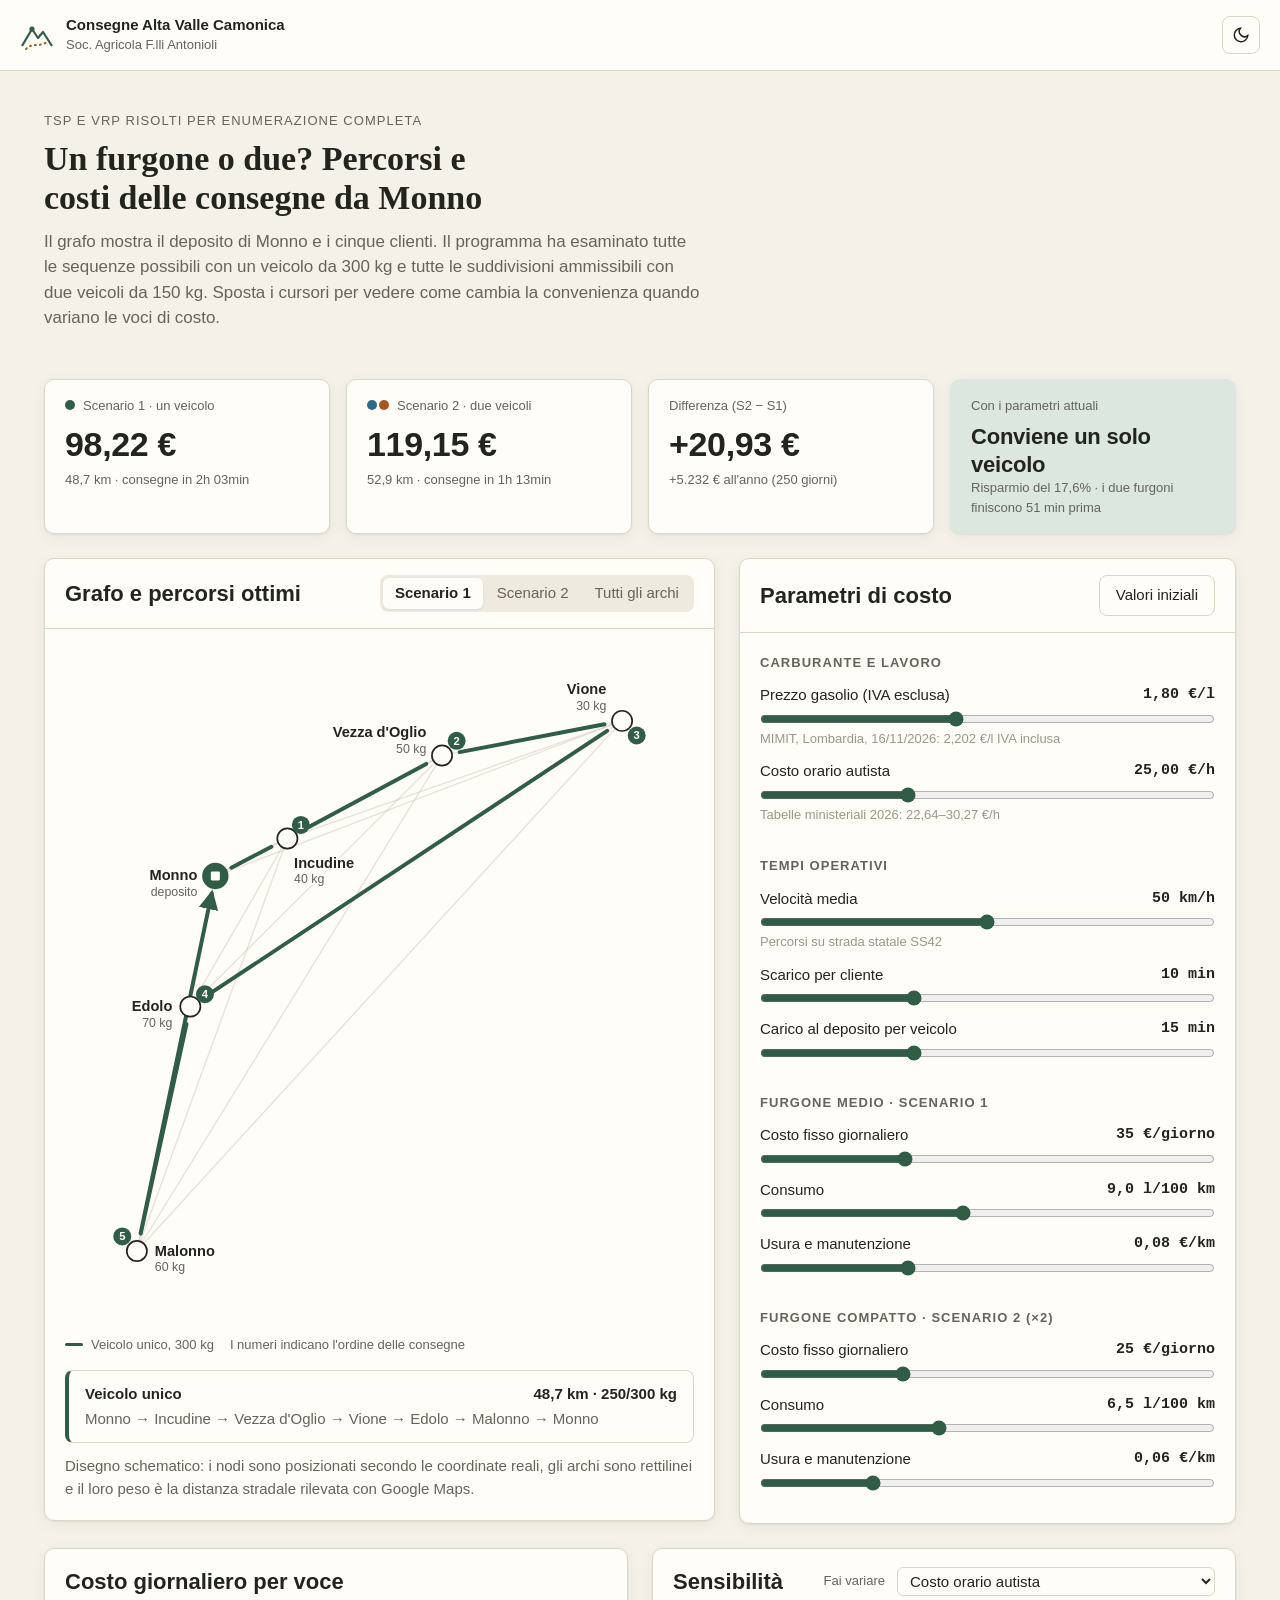
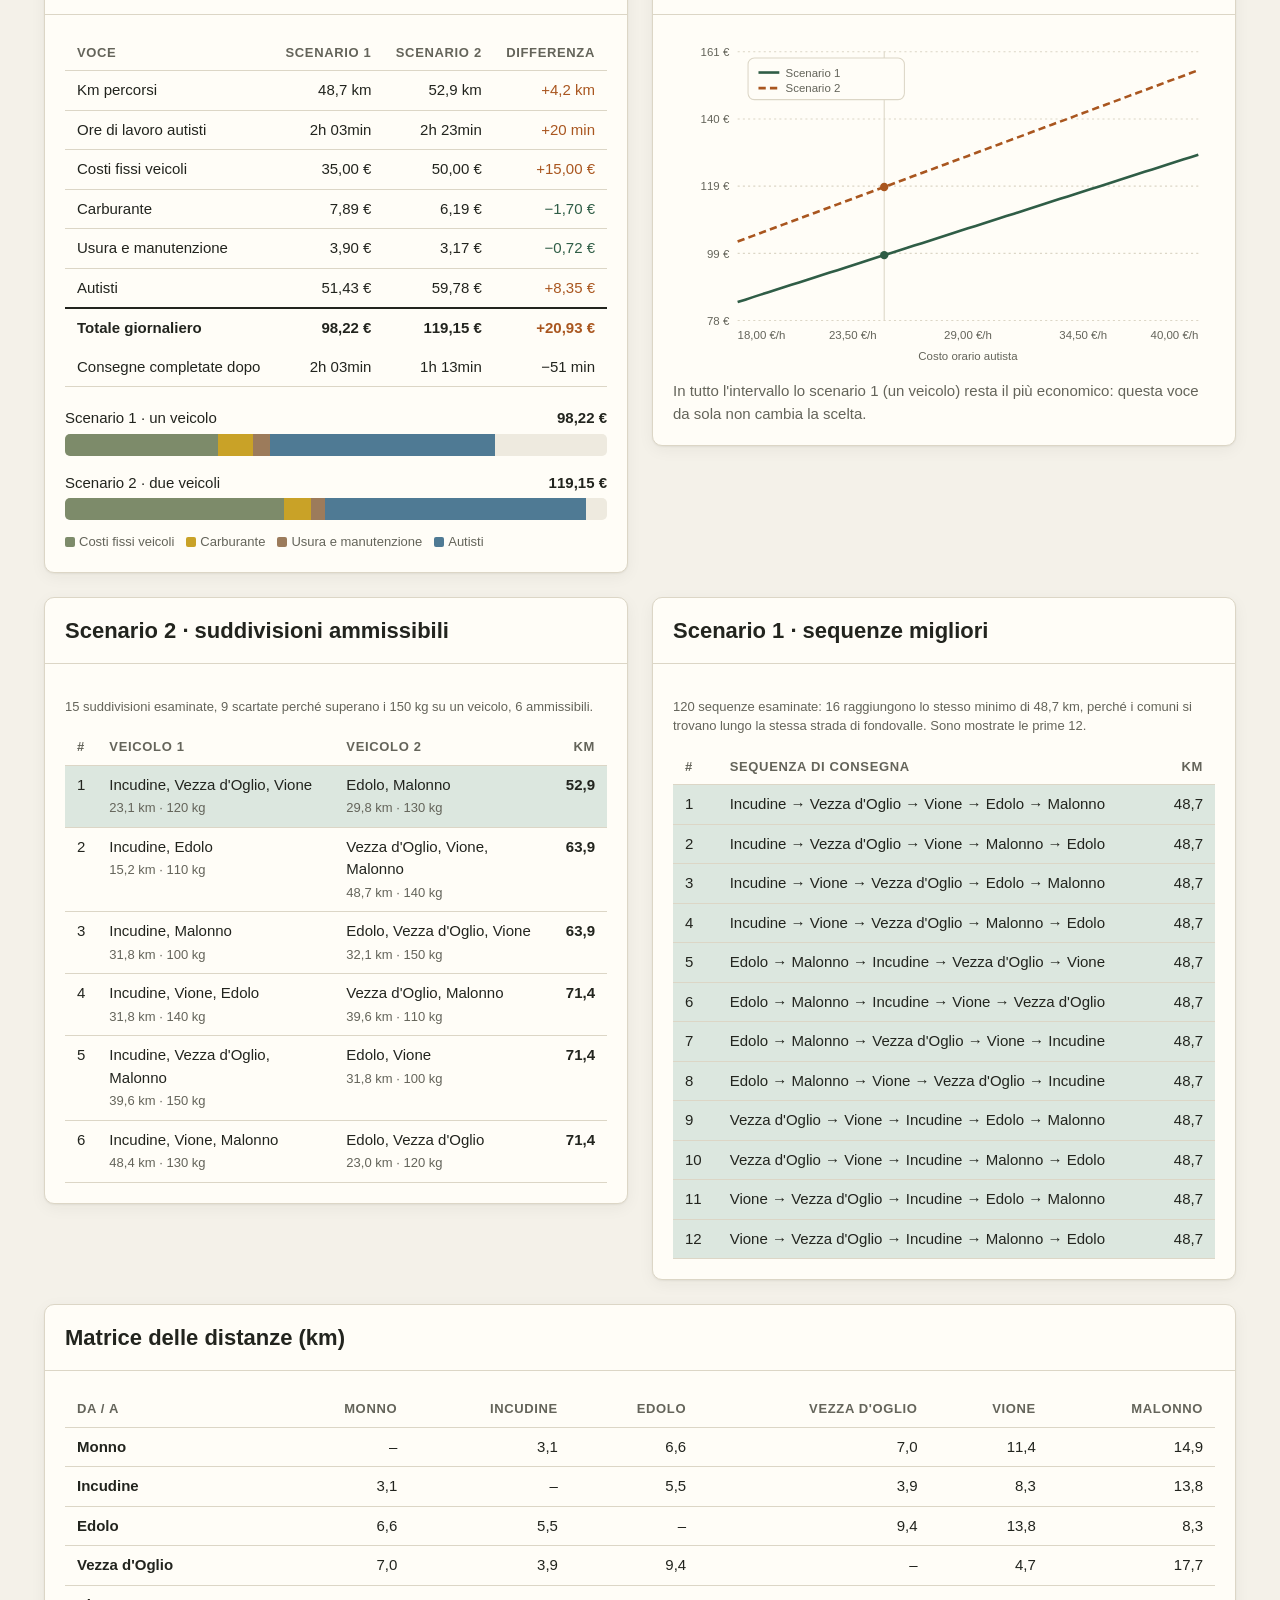
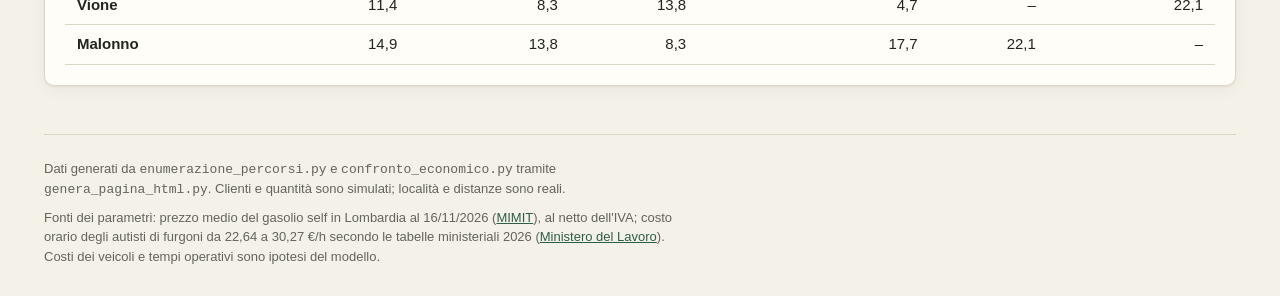
<file: pagina/index.html>
<!doctype html>
<!--
  Modello della pagina dei risultati. Da solo non mostra numeri:
  va completato con "python3 genera_pagina_html.py", che aggiunge i dati
  e crea il file finale pagina/index.html.
-->
<html lang="it">
  <head>
    <meta charset="utf-8" />
    <meta name="viewport" content="width=device-width, initial-scale=1" />
    <title>Consegne in Alta Valle Camonica – Confronto tra scenari</title>
    <meta
      name="description"
      content="Percorsi di consegna della Società Agricola F.lli Antonioli e confronto economico tra uno e due veicoli."
    />
    <link
      rel="icon"
      href="data:image/svg+xml,%3Csvg xmlns='http://www.w3.org/2000/svg' viewBox='0 0 32 32'%3E%3Cpath d='M3 26 L12 10 L17 18 L21 13 L29 26 Z' fill='%232F5D46'/%3E%3Ccircle cx='12' cy='10' r='3' fill='%23B5652A'/%3E%3C/svg%3E"
    />
    <style>
/* I colori della pagina (versione chiara e versione scura), i caratteri
   e le distanze tra gli elementi. Gli altri file CSS usano questi nomi,
   ad esempio var(--accent), così basta cambiare un colore qui. */

:root,
[data-theme="light"] {
  --bg: #f4f1e9;
  --surface: #fffdf7;
  --surface-2: #eeeadf;
  --border: #dcd6c6;
  --text: #22241e;
  --muted: #64645a;
  --faint: #9a9888;
  --accent: #2f5d46;
  --accent-soft: #dce7df;
  --v1: #2c6a8c;
  --v2: #a9561f;
  --edge: #c9c3b2;
  --good: #2f5d46;
  --warn: #a9561f;
  --shadow:
    0 1px 2px rgba(40, 36, 20, 0.06), 0 4px 16px rgba(40, 36, 20, 0.05);
}
[data-theme="dark"] {
  --bg: #14160f;
  --surface: #1c1f17;
  --surface-2: #252920;
  --border: #353a2e;
  --text: #eceadf;
  --muted: #a6a496;
  --faint: #737265;
  --accent: #8cc3a3;
  --accent-soft: #263a2e;
  --v1: #74b4d6;
  --v2: #e3995f;
  --edge: #3e4436;
  --good: #8cc3a3;
  --warn: #e3995f;
  --shadow: 0 1px 2px rgba(0, 0, 0, 0.3), 0 4px 16px rgba(0, 0, 0, 0.25);
}
@media (prefers-color-scheme: dark) {
  :root:not([data-theme="light"]) {
    --bg: #14160f;
    --surface: #1c1f17;
    --surface-2: #252920;
    --border: #353a2e;
    --text: #eceadf;
    --muted: #a6a496;
    --faint: #737265;
    --accent: #8cc3a3;
    --accent-soft: #263a2e;
    --v1: #74b4d6;
    --v2: #e3995f;
    --edge: #3e4436;
    --good: #8cc3a3;
    --warn: #e3995f;
    --shadow:
      0 1px 2px rgba(0, 0, 0, 0.3), 0 4px 16px rgba(0, 0, 0, 0.25);
  }
}
:root {
  --text-xs: clamp(0.75rem, 0.7rem + 0.25vw, 0.8125rem);
  --text-sm: clamp(0.8125rem, 0.78rem + 0.2vw, 0.9375rem);
  --text-base: clamp(0.9375rem, 0.9rem + 0.2vw, 1.0625rem);
  --text-lg: clamp(1.125rem, 1rem + 0.5vw, 1.375rem);
  --text-xl: clamp(1.5rem, 1.2rem + 1.2vw, 2.125rem);
  --space-1: 0.25rem;
  --space-2: 0.5rem;
  --space-3: 0.75rem;
  --space-4: 1rem;
  --space-5: 1.25rem;
  --space-6: 1.5rem;
  --space-8: 2rem;
  --space-10: 2.5rem;
  --space-12: 3rem;
  --radius: 10px;
  --font-sans:
    -apple-system, BlinkMacSystemFont, "Segoe UI", "Helvetica Neue",
    Arial, sans-serif;
  --font-serif:
    "Iowan Old Style", "Palatino Linotype", Palatino, Georgia, serif;
  --font-mono: ui-monospace, "SF Mono", Menlo, Consolas, monospace;
}
</style>
    <style>
/* La struttura della pagina: barra in alto, disposizione dei riquadri
   sullo schermo, aspetto dei riquadri e note in fondo. */

* {
  box-sizing: border-box;
}
html {
  -webkit-text-size-adjust: 100%;
}
body {
  margin: 0;
  background: var(--bg);
  color: var(--text);
  font-family: var(--font-sans);
  font-size: var(--text-base);
  line-height: 1.5;
  font-variant-numeric: tabular-nums;
}
.wrap {
  max-width: 1240px;
  margin: 0 auto;
  padding: 0 var(--space-6);
}
header.top {
  border-bottom: 1px solid var(--border);
  background: var(--surface);
}
.top-inner {
  display: flex;
  align-items: center;
  gap: var(--space-4);
  padding: var(--space-4) 0;
}
.brand {
  display: flex;
  align-items: center;
  gap: var(--space-3);
  color: var(--accent);
}
.brand-text {
  color: var(--text);
  line-height: 1.2;
}
.brand-text strong {
  display: block;
  font-size: var(--text-sm);
}
.brand-text span {
  font-size: var(--text-xs);
  color: var(--muted);
}
.spacer {
  flex: 1;
}
.icon-btn {
  border: 1px solid var(--border);
  background: var(--surface);
  color: var(--text);
  width: 38px;
  height: 38px;
  border-radius: 8px;
  display: grid;
  place-items: center;
  cursor: pointer;
}
.icon-btn:hover {
  background: var(--surface-2);
}
.icon-btn:focus-visible,
button:focus-visible,
input:focus-visible,
select:focus-visible {
  outline: 2px solid var(--accent);
  outline-offset: 2px;
}

.intro {
  padding: var(--space-10) 0 var(--space-6);
}
.eyebrow {
  font-size: var(--text-xs);
  letter-spacing: 0.08em;
  text-transform: uppercase;
  color: var(--muted);
  margin: 0 0 var(--space-2);
}
h1 {
  font-family: var(--font-serif);
  font-size: var(--text-xl);
  font-weight: 600;
  line-height: 1.15;
  margin: 0 0 var(--space-3);
  max-width: 28ch;
}
.lead {
  color: var(--muted);
  max-width: 70ch;
  margin: 0;
}

.grid-main {
  display: grid;
  grid-template-columns: minmax(0, 1.35fr) minmax(320px, 1fr);
  gap: var(--space-6);
  align-items: start;
}
.card {
  background: var(--surface);
  border: 1px solid var(--border);
  border-radius: var(--radius);
  box-shadow: var(--shadow);
}
.card-head {
  display: flex;
  align-items: center;
  gap: var(--space-3);
  flex-wrap: wrap;
  padding: var(--space-4) var(--space-5);
  border-bottom: 1px solid var(--border);
}
.card-head h2 {
  font-size: var(--text-lg);
  font-weight: 650;
  margin: 0;
}
.card-body {
  padding: var(--space-5);
}
.hint {
  font-size: var(--text-xs);
  color: var(--muted);
}

section.block {
  margin-top: var(--space-6);
}
.two {
  display: grid;
  grid-template-columns: 1fr 1fr;
  gap: var(--space-6);
  align-items: start;
}

select {
  font: inherit;
  font-size: var(--text-sm);
  padding: var(--space-1) var(--space-2);
  border-radius: 6px;
  border: 1px solid var(--border);
  background: var(--surface);
  color: var(--text);
}
.note {
  font-size: var(--text-sm);
  color: var(--muted);
  margin: var(--space-3) 0 0;
}

footer {
  margin: var(--space-12) 0 var(--space-8);
  padding-top: var(--space-6);
  border-top: 1px solid var(--border);
  font-size: var(--text-xs);
  color: var(--muted);
}
footer p {
  margin: 0 0 var(--space-2);
  max-width: 90ch;
}
footer a {
  color: var(--accent);
}
</style>
    <style>
/* L'aspetto dei singoli elementi: i quattro riquadri in cima, il disegno
   con i giri, i cursori, le tabelle, le barre dei costi e il grafico. */

.kpis {
  display: grid;
  grid-template-columns: repeat(4, 1fr);
  gap: var(--space-4);
  margin: var(--space-6) 0;
}
.kpi {
  background: var(--surface);
  border: 1px solid var(--border);
  border-radius: var(--radius);
  padding: var(--space-4) var(--space-5);
  box-shadow: var(--shadow);
}
.kpi-label {
  font-size: var(--text-xs);
  color: var(--muted);
  display: flex;
  align-items: center;
  gap: var(--space-2);
}
.kpi-value {
  font-size: var(--text-xl);
  font-weight: 650;
  margin-top: var(--space-1);
  letter-spacing: -0.01em;
}
.kpi-sub {
  font-size: var(--text-xs);
  color: var(--muted);
}
.kpi.verdict {
  background: var(--accent-soft);
  border-color: transparent;
}
.kpi.verdict .kpi-value {
  font-size: var(--text-lg);
  line-height: 1.25;
  margin-top: var(--space-2);
}
.dot {
  width: 10px;
  height: 10px;
  border-radius: 50%;
  display: inline-block;
  flex: none;
}

.seg {
  display: inline-flex;
  background: var(--surface-2);
  border-radius: 8px;
  padding: 3px;
  gap: 2px;
}
.seg button {
  border: 0;
  background: transparent;
  color: var(--muted);
  font: inherit;
  font-size: var(--text-sm);
  padding: var(--space-1) var(--space-3);
  border-radius: 6px;
  cursor: pointer;
  white-space: nowrap;
}
.seg button[aria-pressed="true"] {
  background: var(--surface);
  color: var(--text);
  box-shadow: 0 1px 2px rgba(0, 0, 0, 0.08);
  font-weight: 600;
}

.graph-wrap {
  position: relative;
}
svg.graph {
  width: 100%;
  height: auto;
  display: block;
}
.graph .edge {
  stroke: var(--edge);
  stroke-width: 1.2;
}
.graph .edge-label {
  font-size: 11px;
  fill: var(--faint);
  paint-order: stroke;
  stroke: var(--surface);
  stroke-width: 4px;
}
.graph .route {
  fill: none;
  stroke-width: 3.5;
  stroke-linecap: round;
  stroke-linejoin: round;
}
.graph .node-circle {
  fill: var(--surface);
  stroke: var(--text);
  stroke-width: 1.5;
}
.graph .node-depot {
  fill: var(--accent);
  stroke: var(--accent);
}
.graph .node-name {
  font-size: 13px;
  font-weight: 600;
  fill: var(--text);
  paint-order: stroke;
  stroke: var(--surface);
  stroke-width: 4px;
}
.graph .node-kg {
  font-size: 11px;
  fill: var(--muted);
  paint-order: stroke;
  stroke: var(--surface);
  stroke-width: 4px;
}
.graph .step {
  font-size: 10px;
  font-weight: 700;
  fill: #fff;
}
.legend {
  display: flex;
  flex-wrap: wrap;
  gap: var(--space-4);
  margin-top: var(--space-3);
  font-size: var(--text-xs);
  color: var(--muted);
}
.legend span {
  display: inline-flex;
  align-items: center;
  gap: var(--space-2);
}
.legend i {
  width: 18px;
  height: 3px;
  border-radius: 2px;
  display: inline-block;
}

.routes {
  display: grid;
  gap: var(--space-3);
  margin-top: var(--space-4);
}
.route-card {
  border: 1px solid var(--border);
  border-left-width: 4px;
  border-radius: 8px;
  padding: var(--space-3) var(--space-4);
}
.route-card .r-title {
  font-size: var(--text-sm);
  font-weight: 650;
  display: flex;
  justify-content: space-between;
  gap: var(--space-3);
}
.route-card .r-path {
  font-size: var(--text-sm);
  color: var(--muted);
  margin-top: 2px;
}

.controls {
  display: grid;
  gap: var(--space-5);
}
.group-title {
  font-size: var(--text-xs);
  text-transform: uppercase;
  letter-spacing: 0.08em;
  color: var(--muted);
  margin: 0 0 var(--space-3);
  font-weight: 600;
}
.ctrl {
  display: grid;
  grid-template-columns: 1fr auto;
  gap: var(--space-1) var(--space-3);
  align-items: center;
  margin-bottom: var(--space-3);
}
.ctrl label {
  font-size: var(--text-sm);
}
.ctrl output {
  font-size: var(--text-sm);
  font-weight: 650;
  font-family: var(--font-mono);
}
.ctrl input[type="range"] {
  grid-column: 1 / -1;
  width: 100%;
  accent-color: var(--accent);
  margin: 0;
}
.ctrl .src {
  grid-column: 1 / -1;
  font-size: var(--text-xs);
  color: var(--faint);
  margin-top: -2px;
}
.btn {
  border: 1px solid var(--border);
  background: var(--surface);
  color: var(--text);
  font: inherit;
  font-size: var(--text-sm);
  padding: var(--space-2) var(--space-4);
  border-radius: 8px;
  cursor: pointer;
}
.btn:hover {
  background: var(--surface-2);
}

table {
  width: 100%;
  border-collapse: collapse;
  font-size: var(--text-sm);
}
th,
td {
  text-align: left;
  padding: var(--space-2) var(--space-3);
  border-bottom: 1px solid var(--border);
  vertical-align: top;
}
th {
  font-size: var(--text-xs);
  color: var(--muted);
  font-weight: 600;
  text-transform: uppercase;
  letter-spacing: 0.05em;
}
td.num,
th.num {
  text-align: right;
  white-space: nowrap;
}
tr.total td {
  font-weight: 700;
  border-bottom: 0;
  border-top: 2px solid var(--text);
}
tr.best td {
  background: var(--accent-soft);
}
.pos {
  color: var(--warn);
}
.neg {
  color: var(--good);
}
.table-scroll {
  overflow-x: auto;
}

.bars {
  display: grid;
  gap: var(--space-4);
  margin-top: var(--space-5);
}
.bar-row .bar-label {
  display: flex;
  justify-content: space-between;
  font-size: var(--text-sm);
  margin-bottom: var(--space-1);
}
.bar {
  display: flex;
  height: 22px;
  border-radius: 5px;
  overflow: hidden;
  background: var(--surface-2);
}
.bar div {
  height: 100%;
  transition: width 0.35s ease;
}
.bar-legend {
  display: flex;
  flex-wrap: wrap;
  gap: var(--space-3);
  font-size: var(--text-xs);
  color: var(--muted);
  margin-top: var(--space-3);
}
.bar-legend span {
  display: inline-flex;
  align-items: center;
  gap: var(--space-1);
}
.bar-legend i {
  width: 10px;
  height: 10px;
  border-radius: 2px;
  display: inline-block;
}

svg.chart {
  width: 100%;
  height: auto;
  display: block;
}
.chart .axis line,
.chart .axis path {
  stroke: var(--border);
}
.chart text {
  font-size: 11px;
  fill: var(--muted);
}
.chart .grid {
  stroke: var(--border);
  stroke-dasharray: 2 3;
}
</style>
    <style>
/* Modifiche per gli schermi piccoli (telefoni e tablet) e per chi ha
   chiesto al computer di ridurre le animazioni. Viene caricato per ultimo,
   così queste regole prevalgono sulle altre. */

@media (max-width: 980px) {
  .grid-main,
  .two {
    grid-template-columns: 1fr;
  }
  .kpis {
    grid-template-columns: 1fr 1fr;
  }
}
@media (max-width: 520px) {
  .wrap {
    padding: 0 var(--space-4);
  }
  .kpis {
    grid-template-columns: 1fr;
  }
  .card-body {
    padding: var(--space-4);
  }
}
@media (prefers-reduced-motion: reduce) {
  .bar div {
    transition: none;
  }
}
</style>
  </head>
  <body>
    <header class="top">
      <div class="wrap top-inner">
        <div class="brand">
          <svg
            width="34"
            height="34"
            viewBox="0 0 34 34"
            fill="none"
            aria-label="Logo: montagne e percorso di consegna"
            role="img"
          >
            <path
              d="M2 28 L12 11 L18 20 L23 14 L32 28"
              stroke="currentColor"
              stroke-width="2.2"
              stroke-linejoin="round"
            />
            <path
              d="M6 31 C 12 24, 20 30, 28 23"
              stroke="var(--v2)"
              stroke-width="2"
              stroke-linecap="round"
              stroke-dasharray="1 4"
            />
            <circle cx="12" cy="11" r="2.6" fill="currentColor" />
          </svg>
          <div class="brand-text">
            <strong>Consegne Alta Valle Camonica</strong>
            <span>Soc. Agricola F.lli Antonioli</span>
          </div>
        </div>
        <div class="spacer"></div>
        <button
          class="icon-btn"
          id="theme"
          aria-label="Cambia tema chiaro/scuro"
          title="Cambia tema"
        >
          <svg
            width="18"
            height="18"
            viewBox="0 0 24 24"
            fill="none"
            stroke="currentColor"
            stroke-width="2"
            stroke-linecap="round"
          >
            <path d="M21 12.8A9 9 0 1 1 11.2 3a7 7 0 0 0 9.8 9.8z" />
          </svg>
        </button>
      </div>
    </header>

    <main class="wrap">
      <div class="intro">
        <p class="eyebrow">TSP e VRP risolti per enumerazione completa</p>
        <h1>Un furgone o due? Percorsi e costi delle consegne da Monno</h1>
        <p class="lead">
          Il grafo mostra il deposito di Monno e i cinque clienti. Il programma
          ha esaminato tutte le sequenze possibili con un veicolo da 300 kg e
          tutte le suddivisioni ammissibili con due veicoli da 150 kg. Sposta i
          cursori per vedere come cambia la convenienza quando variano le voci
          di costo.
        </p>
      </div>

      <div class="kpis" aria-live="polite">
        <div class="kpi">
          <div class="kpi-label">
            <span class="dot" style="background: var(--accent)"></span>Scenario
            1 · un veicolo
          </div>
          <div class="kpi-value" id="k-s1">–</div>
          <div class="kpi-sub" id="k-s1-sub">–</div>
        </div>
        <div class="kpi">
          <div class="kpi-label">
            <span class="dot" style="background: var(--v1)"></span
            ><span
              class="dot"
              style="background: var(--v2); margin-left: -6px"
            ></span
            >Scenario 2 · due veicoli
          </div>
          <div class="kpi-value" id="k-s2">–</div>
          <div class="kpi-sub" id="k-s2-sub">–</div>
        </div>
        <div class="kpi">
          <div class="kpi-label">Differenza (S2 − S1)</div>
          <div class="kpi-value" id="k-diff">–</div>
          <div class="kpi-sub" id="k-diff-sub">–</div>
        </div>
        <div class="kpi verdict">
          <div class="kpi-label">Con i parametri attuali</div>
          <div class="kpi-value" id="k-verdict">–</div>
          <div class="kpi-sub" id="k-verdict-sub">–</div>
        </div>
      </div>

      <div class="grid-main">
        <div class="card">
          <div class="card-head">
            <h2>Grafo e percorsi ottimi</h2>
            <div class="spacer"></div>
            <div class="seg" role="group" aria-label="Scenario da mostrare">
              <button data-view="s1" aria-pressed="true">Scenario 1</button>
              <button data-view="s2" aria-pressed="false">Scenario 2</button>
              <button data-view="all" aria-pressed="false">
                Tutti gli archi
              </button>
            </div>
          </div>
          <div class="card-body">
            <div class="graph-wrap">
              <svg
                class="graph"
                id="graph"
                viewBox="0 0 560 600"
                role="img"
                aria-label="Grafo del deposito e dei clienti con i percorsi ottimi"
              ></svg>
            </div>
            <div class="legend" id="legend"></div>
            <div class="routes" id="routes"></div>
            <p class="note">
              Disegno schematico: i nodi sono posizionati secondo le coordinate
              reali, gli archi sono rettilinei e il loro peso è la distanza
              stradale rilevata con Google Maps.
            </p>
          </div>
        </div>

        <div class="card">
          <div class="card-head">
            <h2>Parametri di costo</h2>
            <div class="spacer"></div>
            <button class="btn" id="reset">Valori iniziali</button>
          </div>
          <div class="card-body controls" id="controls"></div>
        </div>
      </div>

      <section class="block two">
        <div class="card">
          <div class="card-head"><h2>Costo giornaliero per voce</h2></div>
          <div class="card-body">
            <div class="table-scroll"><table id="cost-table"></table></div>
            <div class="bars" id="bars"></div>
            <div class="bar-legend" id="bar-legend"></div>
          </div>
        </div>
        <div class="card">
          <div class="card-head">
            <h2>Sensibilità</h2>
            <div class="spacer"></div>
            <label class="hint" for="sens-var">Fai variare</label>
            <select id="sens-var"></select>
          </div>
          <div class="card-body">
            <svg
              class="chart"
              id="chart"
              viewBox="0 0 520 320"
              role="img"
              aria-label="Costo dei due scenari al variare del parametro scelto"
            ></svg>
            <p class="note" id="sens-note"></p>
          </div>
        </div>
      </section>

      <section class="block two">
        <div class="card">
          <div class="card-head">
            <h2>Scenario 2 · suddivisioni ammissibili</h2>
          </div>
          <div class="card-body">
            <p class="hint" id="s2-summary"></p>
            <div class="table-scroll"><table id="s2-table"></table></div>
          </div>
        </div>
        <div class="card">
          <div class="card-head"><h2>Scenario 1 · sequenze migliori</h2></div>
          <div class="card-body">
            <p class="hint" id="s1-summary"></p>
            <div class="table-scroll"><table id="s1-table"></table></div>
          </div>
        </div>
      </section>

      <section class="block">
        <div class="card">
          <div class="card-head"><h2>Matrice delle distanze (km)</h2></div>
          <div class="card-body">
            <div class="table-scroll"><table id="matrix"></table></div>
          </div>
        </div>
      </section>

      <footer>
        <p>
          Dati generati da <code>enumerazione_percorsi.py</code> e
          <code>confronto_economico.py</code> tramite
          <code>genera_pagina_html.py</code>. Clienti e quantità sono simulati;
          località e distanze sono reali.
        </p>
        <p>
          Fonti dei parametri: prezzo medio del gasolio self in Lombardia al
          16/11/2026 (<a
            href="https://www.mimit.gov.it/it/prezzo-medio-carburanti/regioni"
            target="_blank"
            rel="noopener"
            >MIMIT</a
          >), al netto dell'IVA; costo orario degli autisti di furgoni da 22,64
          a 30,27 €/h secondo le tabelle ministeriali 2026 (<a
            href="https://www.lavoro.gov.it/temi-e-priorita/rapporti-di-lavoro-e-relazioni-industriali/focus/settore-della-logistica-trasporto-merci-spedizione"
            target="_blank"
            rel="noopener"
            >Ministero del Lavoro</a
          >). Costi dei veicoli e tempi operativi sono ipotesi del modello.
        </p>
      </footer>
    </main>

    <!-- Nella riga qui sotto genera_pagina_html.py scrive i risultati dei calcoli -->
    <script>
      const DATI = {"nodi": [{"id": 0, "nome": "Monno", "lat": 46.2116, "lon": 10.3399, "domanda": 0}, {"id": 1, "nome": "Incudine", "lat": 46.2205, "lon": 10.3589, "domanda": 40}, {"id": 2, "nome": "Edolo", "lat": 46.1806, "lon": 10.3333, "domanda": 70}, {"id": 3, "nome": "Vezza d'Oglio", "lat": 46.2402, "lon": 10.3997, "domanda": 50}, {"id": 4, "nome": "Vione", "lat": 46.2484, "lon": 10.4472, "domanda": 30}, {"id": 5, "nome": "Malonno", "lat": 46.1226, "lon": 10.3192, "domanda": 60}], "distanze": [[0.0, 3.1, 6.6, 7.0, 11.4, 14.9], [3.1, 0.0, 5.5, 3.9, 8.3, 13.8], [6.6, 5.5, 0.0, 9.4, 13.8, 8.3], [7.0, 3.9, 9.4, 0.0, 4.7, 17.7], [11.4, 8.3, 13.8, 4.7, 0.0, 22.1], [14.9, 13.8, 8.3, 17.7, 22.1, 0.0]], "capacita": {"s1": 300, "s2": 150}, "scenario1": {"sequenza": [1, 3, 4, 2, 5], "km": 48.7, "esaminate": 120, "n_ottime": 16, "classifica": [{"km": 48.7, "sequenza": [1, 3, 4, 2, 5]}, {"km": 48.7, "sequenza": [1, 3, 4, 5, 2]}, {"km": 48.7, "sequenza": [1, 4, 3, 2, 5]}, {"km": 48.7, "sequenza": [1, 4, 3, 5, 2]}, {"km": 48.7, "sequenza": [2, 5, 1, 3, 4]}, {"km": 48.7, "sequenza": [2, 5, 1, 4, 3]}, {"km": 48.7, "sequenza": [2, 5, 3, 4, 1]}, {"km": 48.7, "sequenza": [2, 5, 4, 3, 1]}, {"km": 48.7, "sequenza": [3, 4, 1, 2, 5]}, {"km": 48.7, "sequenza": [3, 4, 1, 5, 2]}, {"km": 48.7, "sequenza": [4, 3, 1, 2, 5]}, {"km": 48.7, "sequenza": [4, 3, 1, 5, 2]}]}, "scenario2": {"suddivisioni": 15, "scartate": 9, "ammissibili": [{"km": 52.9, "veicoli": [{"sequenza": [1, 3, 4], "km": 23.1, "kg": 120}, {"sequenza": [2, 5], "km": 29.8, "kg": 130}]}, {"km": 63.9, "veicoli": [{"sequenza": [1, 2], "km": 15.2, "kg": 110}, {"sequenza": [3, 4, 5], "km": 48.7, "kg": 140}]}, {"km": 63.9, "veicoli": [{"sequenza": [1, 5], "km": 31.8, "kg": 100}, {"sequenza": [2, 3, 4], "km": 32.1, "kg": 150}]}, {"km": 71.4, "veicoli": [{"sequenza": [1, 4, 2], "km": 31.8, "kg": 140}, {"sequenza": [3, 5], "km": 39.6, "kg": 110}]}, {"km": 71.4, "veicoli": [{"sequenza": [1, 3, 5], "km": 39.6, "kg": 150}, {"sequenza": [2, 4], "km": 31.8, "kg": 100}]}, {"km": 71.4, "veicoli": [{"sequenza": [1, 4, 5], "km": 48.4, "kg": 130}, {"sequenza": [2, 3], "km": 23.0, "kg": 120}]}]}, "parametri": {"prezzo_gasolio": 1.8, "costo_orario": 25.0, "velocita": 50, "tempo_scarico": 10, "tempo_carico": 15, "veicoli": {"furgone_medio": {"consumo_l_100km": 9.0, "altri_costi_km": 0.08, "costo_fisso_giorno": 35.0}, "furgone_compatto": {"consumo_l_100km": 6.5, "altri_costi_km": 0.06, "costo_fisso_giorno": 25.0}}, "giorni_anno": 250}};
    </script>
    <script>
/* =============================================================
   Piccoli strumenti usati da tutti gli altri file:
   trovare un elemento nella pagina e scrivere numeri, euro e
   orari nel formato italiano (virgola per i decimali, punto per
   le migliaia).
   ============================================================= */

/**
 * Trova un elemento della pagina. Esempio: $("#reset") restituisce
 * il pulsante che nel file HTML ha id="reset".
 */
const $ = (selettore) => document.querySelector(selettore);

/** Nomi dei paesi, nello stesso ordine dei dati: il numero 0 è il deposito di Monno. */
const NOMI_NODI = DATI.nodi.map((nodo) => nodo.nome);

/** 1234.5 → "1.234,50 €" */
function formattaEuro(valore) {
  return valore.toLocaleString("it-IT", {
    style: "currency",
    currency: "EUR",
    minimumFractionDigits: 2,
  });
}

/** 1234.5 → "1.235 €" (arrotondato all'euro, usato per i totali annui). */
function formattaEuroIntero(valore) {
  // la "regola" tra le barre / / inserisce un punto ogni tre cifre, partendo da destra
  const conPuntiDelleMigliaia = Math.round(valore)
    .toString()
    .replace(/\B(?=(\d{3})+(?!\d))/g, ".");
  return conPuntiDelleMigliaia + " €";
}

/** formattaNumero(3.14159, 2) → "3,14" */
function formattaNumero(valore, decimali = 1) {
  return valore.toLocaleString("it-IT", {
    minimumFractionDigits: decimali,
    maximumFractionDigits: decimali,
  });
}

/**
 * Scrive un valore con il segno + o − davanti, usando la funzione
 * di formattazione indicata. Lo zero resta senza segno.
 * Esempio: conSegno(-3, formattaEuro) → "−3,00 €"
 */
function conSegno(valore, formatta) {
  let segno = "";
  if (valore > 0) segno = "+";
  if (valore < 0) segno = "−";
  return segno + formatta(Math.abs(valore));
}

/** Scrive una durata in ore e minuti: 1.75 ore → "1h 45min", 0.5 ore → "30 min". */
function formattaDurata(oreDecimali) {
  let ore = Math.floor(oreDecimali);
  let minuti = Math.round((oreDecimali - ore) * 60);
  if (minuti === 60) {
    // es. 1.999 ore: l'arrotondamento dà 60 minuti, che diventano un'ora in più
    ore++;
    minuti = 0;
  }
  if (ore === 0) return `${minuti} min`;
  return `${ore}h ${String(minuti).padStart(2, "0")}min`;
}

/** Scrive un giro con i nomi dei paesi, partendo e tornando a Monno: "Monno → Edolo → Malonno → Monno". */
function descriviPercorso(sequenzaClienti) {
  const giroCompleto = [0, ...sequenzaClienti, 0];
  return giroCompleto.map((indice) => NOMI_NODI[indice]).join(" → ");
}
</script>
    <script>
/* =============================================================
   I costi usati nei calcoli (prezzo del gasolio, stipendio degli
   autisti, ...) e l'elenco dei cursori con cui si possono cambiare
   nella pagina.
   ============================================================= */

/** I costi di partenza, così come li ha scritti confronto_economico.py. */
const PARAMETRI_DATI = DATI.parametri;
const FURGONE_MEDIO = PARAMETRI_DATI.veicoli.furgone_medio;
const FURGONE_COMPATTO = PARAMETRI_DATI.veicoli.furgone_compatto;

/** Gli stessi valori di partenza, riorganizzati con un nome per ogni cursore. */
const VALORI_INIZIALI = {
  prezzo_gasolio: PARAMETRI_DATI.prezzo_gasolio,
  costo_orario: PARAMETRI_DATI.costo_orario,
  velocita: PARAMETRI_DATI.velocita,
  tempo_scarico: PARAMETRI_DATI.tempo_scarico,
  tempo_carico: PARAMETRI_DATI.tempo_carico,

  fisso_medio: FURGONE_MEDIO.costo_fisso_giorno,
  consumo_medio: FURGONE_MEDIO.consumo_l_100km,
  usura_medio: FURGONE_MEDIO.altri_costi_km,

  fisso_comp: FURGONE_COMPATTO.costo_fisso_giorno,
  consumo_comp: FURGONE_COMPATTO.consumo_l_100km,
  usura_comp: FURGONE_COMPATTO.altri_costi_km,
};

/** I valori scelti in questo momento con i cursori (all'inizio, quelli di partenza). */
let parametriCorrenti = { ...VALORI_INIZIALI };

/*
  Elenco dei cursori, divisi in gruppi. Per ognuno si indica:
    chiave           il nome del costo che il cursore modifica
    etichetta        il testo scritto sopra il cursore
    min, max, passo  valore minimo, massimo e di quanto si sposta ogni scatto
    formatta         come scrivere il valore, con l'unità di misura (€/l, km/h, ...)
    fonte            (non sempre presente) da dove viene il valore di partenza
*/
const GRUPPI_DI_CONTROLLI = [
  {
    titolo: "Carburante e lavoro",
    controlli: [
      {
        chiave: "prezzo_gasolio",
        etichetta: "Prezzo gasolio (IVA esclusa)",
        min: 1.2,
        max: 2.6,
        passo: 0.01,
        formatta: (v) => formattaNumero(v, 2) + " €/l",
        fonte: "MIMIT, Lombardia, 16/11/2026: 2,202 €/l IVA inclusa",
      },
      {
        chiave: "costo_orario",
        etichetta: "Costo orario autista",
        min: 18,
        max: 40,
        passo: 0.5,
        formatta: (v) => formattaNumero(v, 2) + " €/h",
        fonte: "Tabelle ministeriali 2026: 22,64–30,27 €/h",
      },
    ],
  },
  {
    titolo: "Tempi operativi",
    controlli: [
      {
        chiave: "velocita",
        etichetta: "Velocità media",
        min: 30,
        max: 70,
        passo: 1,
        formatta: (v) => v + " km/h",
        fonte: "Percorsi su strada statale SS42",
      },
      {
        chiave: "tempo_scarico",
        etichetta: "Scarico per cliente",
        min: 0,
        max: 30,
        passo: 1,
        formatta: (v) => v + " min",
      },
      {
        chiave: "tempo_carico",
        etichetta: "Carico al deposito per veicolo",
        min: 0,
        max: 45,
        passo: 1,
        formatta: (v) => v + " min",
      },
    ],
  },
  {
    titolo: "Furgone medio · scenario 1",
    controlli: [
      {
        chiave: "fisso_medio",
        etichetta: "Costo fisso giornaliero",
        min: 10,
        max: 90,
        passo: 1,
        formatta: (v) => formattaNumero(v, 0) + " €/giorno",
      },
      {
        chiave: "consumo_medio",
        etichetta: "Consumo",
        min: 5,
        max: 14,
        passo: 0.1,
        formatta: (v) => formattaNumero(v, 1) + " l/100 km",
      },
      {
        chiave: "usura_medio",
        etichetta: "Usura e manutenzione",
        min: 0,
        max: 0.25,
        passo: 0.01,
        formatta: (v) => formattaNumero(v, 2) + " €/km",
      },
    ],
  },
  {
    titolo: "Furgone compatto · scenario 2 (×2)",
    controlli: [
      {
        chiave: "fisso_comp",
        etichetta: "Costo fisso giornaliero",
        min: 5,
        max: 70,
        passo: 1,
        formatta: (v) => formattaNumero(v, 0) + " €/giorno",
      },
      {
        chiave: "consumo_comp",
        etichetta: "Consumo",
        min: 3,
        max: 12,
        passo: 0.1,
        formatta: (v) => formattaNumero(v, 1) + " l/100 km",
      },
      {
        chiave: "usura_comp",
        etichetta: "Usura e manutenzione",
        min: 0,
        max: 0.25,
        passo: 0.01,
        formatta: (v) => formattaNumero(v, 2) + " €/km",
      },
    ],
  },
];

/** Tutti i cursori in un'unica lista, senza dividerli in gruppi. */
const TUTTI_I_CONTROLLI = GRUPPI_DI_CONTROLLI.flatMap(
  (gruppo) => gruppo.controlli,
);

/** Per trovare subito un cursore dal suo nome, es. CONTROLLO_PER_CHIAVE.velocita */
const CONTROLLO_PER_CHIAVE = Object.fromEntries(
  TUTTI_I_CONTROLLI.map((controllo) => [controllo.chiave, controllo]),
);
</script>
    <script>
/* =============================================================
   Il calcolo dei costi: è lo stesso di confronto_economico.py,
   ripetuto qui perché la pagina possa rifarlo ogni volta che
   si sposta un cursore.

   Scenario 1: un furgone medio visita da solo tutti i clienti.
   Scenario 2: due furgoni compatti si dividono i clienti, nel
               modo più corto trovato da enumerazione_percorsi.py.
   ============================================================= */

const SCENARIO_1 = DATI.scenario1;
const MIGLIORE_SCENARIO_2 = DATI.scenario2.ammissibili[0];

/** Consumo, usura e costo fisso del tipo di furgone indicato ("medio" o "compatto"). */
function caratteristicheVeicolo(tipoVeicolo, parametri) {
  if (tipoVeicolo === "medio") {
    return {
      consumo: parametri.consumo_medio, // litri ogni 100 km
      usura: parametri.usura_medio, // € al km
      costoFisso: parametri.fisso_medio, // € al giorno
    };
  }
  return {
    consumo: parametri.consumo_comp,
    usura: parametri.usura_comp,
    costoFisso: parametri.fisso_comp,
  };
}

/**
 * Quanto costa e quanto dura il giro di un singolo furgone.
 * fisso, carburante, altri (usura) e autista sono le quattro voci
 * di costo che compaiono nella tabella della pagina.
 */
function costoGiro(km, numeroClienti, tipoVeicolo, parametri) {
  const veicolo = caratteristicheVeicolo(tipoVeicolo, parametri);

  const oreDiGuida = km / parametri.velocita;
  const minutiDiSosta =
    numeroClienti * parametri.tempo_scarico + parametri.tempo_carico;
  const ore = oreDiGuida + minutiDiSosta / 60;

  const litriConsumati = (km * veicolo.consumo) / 100;
  const carburante = litriConsumati * parametri.prezzo_gasolio;
  const altri = km * veicolo.usura;
  const autista = ore * parametri.costo_orario;

  return {
    km,
    ore,
    fisso: veicolo.costoFisso,
    carburante,
    altri,
    autista,
    totale: veicolo.costoFisso + carburante + altri + autista,
  };
}

/** I valori che, nello scenario 2, si sommano tra i due furgoni. */
const VOCI_DA_SOMMARE = [
  "km",
  "ore",
  "fisso",
  "carburante",
  "altri",
  "autista",
  "totale",
];

/**
 * Calcola i costi dei due scenari con i valori indicati.
 * "durata" dice dopo quanto tempo tutte le consegne sono finite:
 * nello scenario 2 i due furgoni partono insieme, quindi si finisce
 * quando torna quello con il giro più lungo.
 */
function valutaScenari(parametri) {
  const scenario1 = costoGiro(
    SCENARIO_1.km,
    SCENARIO_1.sequenza.length,
    "medio",
    parametri,
  );
  scenario1.durata = scenario1.ore;

  const giriScenario2 = MIGLIORE_SCENARIO_2.veicoli.map((veicolo) =>
    costoGiro(veicolo.km, veicolo.sequenza.length, "compatto", parametri),
  );
  const scenario2 = {};
  for (const voce of VOCI_DA_SOMMARE) {
    scenario2[voce] = giriScenario2.reduce((somma, g) => somma + g[voce], 0);
  }
  scenario2.durata = Math.max(...giriScenario2.map((g) => g.ore));

  return { scenario1, scenario2 };
}
</script>
    <script>
/* =============================================================
   Il riquadro "Parametri di costo": crea i cursori e fa in modo
   che, quando se ne sposta uno, la pagina ricalcoli tutto.
   ============================================================= */

/** Il codice HTML di un cursore: titolo, valore attuale, barra e fonte. */

function htmlControllo(controllo) {
  const id = `c-${controllo.chiave}`;
  const fonte = controllo.fonte
    ? `<span class="src">${controllo.fonte}</span>`
    : "";
  return `
    <div class="ctrl">
      <label for="${id}">${controllo.etichetta}</label>
      <output id="o-${controllo.chiave}" for="${id}"></output>
      <input type="range" id="${id}"
             min="${controllo.min}" max="${controllo.max}" step="${controllo.passo}"
             value="${parametriCorrenti[controllo.chiave]}">
      ${fonte}
    </div>`;
}

/** Il codice HTML di un gruppo di cursori, con il suo titolo. */
function htmlGruppoControlli(gruppo) {
  return `
    <div>
      <p class="group-title">${gruppo.titolo}</p>
      ${gruppo.controlli.map(htmlControllo).join("")}
    </div>`;
}

/** Pulsante "Valori iniziali": riporta tutti i cursori ai valori di partenza. */
function ripristinaValoriIniziali() {
  parametriCorrenti = { ...VALORI_INIZIALI };
  for (const controllo of TUTTI_I_CONTROLLI) {
    $(`#c-${controllo.chiave}`).value = parametriCorrenti[controllo.chiave];
  }
  aggiorna();
}

/** Mette i cursori nella pagina e li collega ai calcoli. */
function creaControlli() {
  $("#controls").innerHTML = GRUPPI_DI_CONTROLLI.map(htmlGruppoControlli).join(
    "",
  );

  // quando si sposta un cursore: salva il nuovo valore e ricalcola la pagina
  for (const controllo of TUTTI_I_CONTROLLI) {
    $(`#c-${controllo.chiave}`).addEventListener("input", (evento) => {
      parametriCorrenti[controllo.chiave] = parseFloat(evento.target.value);
      aggiorna();
    });
  }

  $("#reset").addEventListener("click", ripristinaValoriIniziali);
}
</script>
    <script>
/* =============================================================
   Il disegno con il deposito, i clienti e i giri dei furgoni.

   Con i pulsanti sopra il disegno si sceglie cosa mostrare:
     "s1"   il giro dell'unico furgone (scenario 1)
     "s2"   i giri dei due furgoni (scenario 2)
     "all"  tutti i collegamenti tra i paesi, con i km
   ============================================================= */

let vistaGrafo = "s1";

/* Misure del disegno, in pixel. Devono coincidere con quelle
   scritte nel file HTML (viewBox="0 0 560 600"). */
const LARGHEZZA_GRAFO = 560;
const ALTEZZA_GRAFO = 600;
const MARGINE_GRAFO = 64;

/** Le linee si fermano a questa distanza dal centro di un paese, per non coprirne il cerchio. */
const RAGGIO_INGOMBRO_NODO = 16;

/**
 * Trasforma la posizione reale di ogni paese (latitudine e longitudine)
 * in un punto del disegno. Le distanze nord-sud sono in scala reale;
 * quelle est-ovest possono essere allargate fino a 1,8 volte, perché
 * i paesi sono quasi in fila lungo la valle e il disegno verrebbe
 * troppo stretto per leggerlo.
 */
function calcolaPosizioniNodi() {
  // sulle Alpi un grado di longitudine è più corto di uno di latitudine: si corregge
  const LATITUDINE_RIFERIMENTO = 46.18;
  const correzioneLongitudine = Math.cos(
    (LATITUDINE_RIFERIMENTO * Math.PI) / 180,
  );

  const xs = DATI.nodi.map((nodo) => nodo.lon * correzioneLongitudine);
  const ys = DATI.nodi.map((nodo) => nodo.lat);
  const minX = Math.min(...xs);
  const maxX = Math.max(...xs);
  const minY = Math.min(...ys);
  const maxY = Math.max(...ys);

  const scalaY = (ALTEZZA_GRAFO - 2 * MARGINE_GRAFO) / (maxY - minY);
  const scalaX = Math.min(
    (LARGHEZZA_GRAFO - 2 * MARGINE_GRAFO) / (maxX - minX),
    scalaY * 1.8,
  );

  // centra il disegno nell'area disponibile
  const spostamentoX = (LARGHEZZA_GRAFO - (maxX - minX) * scalaX) / 2;
  const spostamentoY = (ALTEZZA_GRAFO - (maxY - minY) * scalaY) / 2;

  return DATI.nodi.map((_, i) => ({
    x: spostamentoX + (xs[i] - minX) * scalaX,
    // nel disegno i valori crescono verso il basso: si capovolge, così il nord resta in alto
    y: spostamentoY + (maxY - ys[i]) * scalaY,
  }));
}
const POSIZIONI_NODI = calcolaPosizioniNodi();

/*
  Dove scrivere nomi e numeri accanto a ogni paese, sistemato a mano
  perché le scritte non si sovrappongano. Il numero a sinistra è
  quello del paese (0 = Monno).
*/
// nome del paese: [spostamento a destra, spostamento in basso, allineamento del testo]
const POSIZIONE_ETICHETTA = {
  0: [-16, 4, "end"],
  1: [6, 26, "start"],
  2: [-16, 4, "end"],
  3: [-14, -16, "end"],
  4: [-14, -24, "end"],
  5: [16, 4, "start"],
};
// cerchietto con il numero della tappa: [spostamento a destra, spostamento in basso]
const POSIZIONE_NUMERO_TAPPA = {
  1: [12, -12],
  2: [13, -11],
  3: [13, -13],
  4: [13, 13],
  5: [-13, -13],
};

/** Kg totali da consegnare a tutti i clienti. */
const DOMANDA_TOTALE = DATI.nodi.reduce((somma, nodo) => somma + nodo.domanda, 0);

/**
 * I giri da disegnare, uno per furgone, con colore e dati da mostrare.
 * Nella vista "all" non si disegna nessun giro.
 */
function percorsiDellaVista(vista) {
  if (vista === "s1") {
    return [
      {
        titolo: "Veicolo unico",
        sequenza: SCENARIO_1.sequenza,
        km: SCENARIO_1.km,
        kg: DOMANDA_TOTALE,
        capacita: DATI.capacita.s1,
        colore: "var(--accent)",
        freccia: "arr-s1",
      },
    ];
  }
  if (vista === "s2") {
    return MIGLIORE_SCENARIO_2.veicoli.map((veicolo, i) => ({
      titolo: `Veicolo ${i + 1}`,
      sequenza: veicolo.sequenza,
      km: veicolo.km,
      kg: veicolo.kg,
      capacita: DATI.capacita.s2,
      colore: i === 0 ? "var(--v1)" : "var(--v2)",
      freccia: i === 0 ? "arr-v1" : "arr-v2",
    }));
  }
  return [];
}

/* ---------- i pezzi del disegno ----------
   Ogni funzione restituisce il codice di una parte del disegno
   (linee, cerchi, scritte), che poi viene messo insieme in disegnaGrafo(). */

/** Le punte di freccia alla fine dei giri, una per ogni colore. */
function htmlPunteDiFreccia() {
  const frecce = [
    ["arr-s1", "var(--accent)"],
    ["arr-v1", "var(--v1)"],
    ["arr-v2", "var(--v2)"],
  ];
  const marker = frecce.map(
    ([id, colore]) =>
      `<marker id="${id}" viewBox="0 0 10 10" refX="8" refY="5" markerWidth="5" markerHeight="5" orient="auto-start-reverse">` +
      `<path d="M0,0 L10,5 L0,10 z" fill="${colore}"/></marker>`,
  );
  return `<defs>${marker.join("")}</defs>`;
}

/** Le linee grigie che collegano ogni paese a tutti gli altri; nella vista "all" anche con i km. */
function htmlArchi() {
  const mostraDistanze = vistaGrafo === "all";
  const numeroNodi = DATI.nodi.length;
  let html = "";
  for (let i = 0; i < numeroNodi; i++) {
    for (let j = i + 1; j < numeroNodi; j++) {
      const a = POSIZIONI_NODI[i];
      const b = POSIZIONI_NODI[j];
      html += `<line class="edge" x1="${a.x}" y1="${a.y}" x2="${b.x}" y2="${b.y}" opacity="${mostraDistanze ? 1 : 0.45}"/>`;
      if (mostraDistanze) {
        const centroX = (a.x + b.x) / 2;
        const centroY = (a.y + b.y) / 2;
        html += `<text class="edge-label" x="${centroX}" y="${centroY}" text-anchor="middle" dy="4">${formattaNumero(DATI.distanze[i][j])}</text>`;
      }
    }
  }
  return html;
}

/**
 * Le linee di un giro: Monno → clienti → Monno.
 * Ogni tratto è accorciato alle due estremità, così non entra nei cerchi dei paesi.
 * "M" vuol dire "spostati qui" e "L" "traccia una linea fin qui".
 */
function tracciatoGiro(sequenzaClienti) {
  const punti = [0, ...sequenzaClienti, 0].map((i) => POSIZIONI_NODI[i]);
  let tracciato = "";
  for (let i = 0; i < punti.length - 1; i++) {
    const da = punti[i];
    const a = punti[i + 1];
    const dx = a.x - da.x;
    const dy = a.y - da.y;
    const lunghezza = Math.hypot(dx, dy);
    // di quanto accorciare il tratto, in orizzontale e in verticale
    const rientroX = (dx / lunghezza) * RAGGIO_INGOMBRO_NODO;
    const rientroY = (dy / lunghezza) * RAGGIO_INGOMBRO_NODO;

    const inizioX = da.x + rientroX;
    const inizioY = da.y + rientroY;
    const fineX = a.x - rientroX;
    const fineY = a.y - rientroY;
    tracciato += `M${inizioX.toFixed(1)},${inizioY.toFixed(1)} L${fineX.toFixed(1)},${fineY.toFixed(1)} `;
  }
  return tracciato;
}

/** I giri dei furgoni, ognuno nel suo colore e con la freccia finale. */
function htmlPercorsi(percorsi) {
  return percorsi
    .map(
      (p) =>
        `<path class="route" d="${tracciatoGiro(p.sequenza)}" stroke="${p.colore}" marker-end="url(#${p.freccia})"/>`,
    )
    .join("");
}

/** Un cerchio per ogni paese, con nome e kg da consegnare (il deposito ha un quadratino al centro). */
function htmlNodi() {
  let html = "";
  DATI.nodi.forEach((nodo, i) => {
    const p = POSIZIONI_NODI[i];
    const eDeposito = i === 0;

    html += `<circle class="node-circle ${eDeposito ? "node-depot" : ""}" cx="${p.x}" cy="${p.y}" r="${eDeposito ? 11 : 9}"/>`;
    if (eDeposito) {
      html += `<rect x="${p.x - 4}" y="${p.y - 4}" width="8" height="8" fill="var(--surface)" rx="1"/>`;
    }

    const [dx, dy, allineamento] = POSIZIONE_ETICHETTA[i];
    const x = p.x + dx;
    const y = p.y + dy;
    const sottotitolo = eDeposito ? "deposito" : nodo.domanda + " kg";
    html += `<text class="node-name" x="${x}" y="${y}" text-anchor="${allineamento}">${nodo.nome}</text>`;
    html += `<text class="node-kg" x="${x}" y="${y + 14}" text-anchor="${allineamento}">${sottotitolo}</text>`;
  });
  return html;
}

/** Accanto a ogni cliente, il numero che dice in che ordine viene servito, nel colore del suo furgone. */
function htmlNumeriTappa(percorsi) {
  let html = "";
  for (const percorso of percorsi) {
    percorso.sequenza.forEach((cliente, posizione) => {
      const p = POSIZIONI_NODI[cliente];
      const [dx, dy] = POSIZIONE_NUMERO_TAPPA[cliente];
      const x = p.x + dx;
      const y = p.y + dy;
      html += `<circle cx="${x}" cy="${y}" r="8" fill="${percorso.colore}"/>`;
      html += `<text class="step" x="${x}" y="${y + 3.5}" text-anchor="middle">${posizione + 1}</text>`;
    });
  }
  return html;
}

/* ---------- legenda e riquadri sotto il disegno ---------- */

/** Il riquadro con km, carico e paesi visitati da un furgone. */
function htmlSchedaPercorso(percorso) {
  return `
    <div class="route-card" style="border-left-color:${percorso.colore}">
      <div class="r-title">
        <span>${percorso.titolo}</span>
        <span>${formattaNumero(percorso.km)} km · ${percorso.kg}/${percorso.capacita} kg</span>
      </div>
      <div class="r-path">${descriviPercorso(percorso.sequenza)}</div>
    </div>`;
}

/** La legenda sotto il disegno, che spiega i colori. */
function htmlLegenda() {
  const voce = (colore, testo) =>
    `<span><i style="background:${colore}"></i>${testo}</span>`;

  if (vistaGrafo === "s1") {
    return (
      voce("var(--accent)", `Veicolo unico, ${DATI.capacita.s1} kg`) +
      `<span>I numeri indicano l'ordine delle consegne</span>`
    );
  }
  if (vistaGrafo === "s2") {
    return (
      voce("var(--v1)", "Veicolo 1 · zona nord") +
      voce("var(--v2)", "Veicolo 2 · zona sud")
    );
  }
  const numeroArchi = (DATI.nodi.length * (DATI.nodi.length - 1)) / 2;
  return voce(
    "var(--edge)",
    `${numeroArchi} archi del grafo completo, con la distanza stradale in km`,
  );
}

/* ---------- il disegno completo ---------- */

/** Ridisegna tutto: disegno, legenda e riquadri dei furgoni. */
function disegnaGrafo() {
  const percorsi = percorsiDellaVista(vistaGrafo);

  // l'ordine conta: ogni pezzo viene disegnato sopra i precedenti
  $("#graph").innerHTML =
    htmlPunteDiFreccia() +
    htmlArchi() +
    htmlPercorsi(percorsi) +
    htmlNodi() +
    htmlNumeriTappa(percorsi);

  $("#legend").innerHTML = htmlLegenda();
  $("#routes").innerHTML = percorsi.map(htmlSchedaPercorso).join("");
}

/** Fa funzionare i pulsanti "Scenario 1", "Scenario 2" e "Tutti gli archi" sopra il disegno. */
function collegaPulsantiVista() {
  const pulsanti = document.querySelectorAll(".seg button");
  pulsanti.forEach((pulsante) =>
    pulsante.addEventListener("click", () => {
      vistaGrafo = pulsante.dataset.view;
      pulsanti.forEach((altro) =>
        altro.setAttribute("aria-pressed", String(altro === pulsante)),
      );
      disegnaGrafo();
    }),
  );
}
</script>
    <script>
/* =============================================================
   I quattro riquadri con i numeri principali in cima alla pagina,
   la tabella dei costi di un giorno e le barre colorate che
   mostrano di cosa è fatto il costo.
   ============================================================= */

/** Le quattro voci di costo, con il colore usato per ognuna nelle barre. */
const VOCI_DI_COSTO = [
  { chiave: "fisso", etichetta: "Costi fissi veicoli", colore: "#7D8B6A" },
  { chiave: "carburante", etichetta: "Carburante", colore: "#C9A227" },
  { chiave: "altri", etichetta: "Usura e manutenzione", colore: "#9C7B5B" },
  { chiave: "autista", etichetta: "Autisti", colore: "#4F7A94" },
];

/** Differenze più piccole di questa (meno di mezzo centesimo) contano come zero. */
const TOLLERANZA_DIFFERENZA = 0.004;

/**
 * Il colore della colonna "Differenza":
 * "pos" se lo scenario 2 costa di più, "neg" se costa di meno, nessuno se sono pari.
 */
function classeDifferenza(differenza) {
  if (differenza > TOLLERANZA_DIFFERENZA) return "pos";
  if (differenza < -TOLLERANZA_DIFFERENZA) return "neg";
  return "";
}

/* ---------- tabella ---------- */

/** Una riga della tabella: nome della voce, valore nei due scenari e differenza. */
function htmlRigaTabella(etichetta, valore1, valore2, formatta) {
  const differenza = valore2 - valore1;
  return `
    <tr>
      <td>${etichetta}</td>
      <td class="num">${formatta(valore1)}</td>
      <td class="num">${formatta(valore2)}</td>
      <td class="num ${classeDifferenza(differenza)}">${conSegno(differenza, formatta)}</td>
    </tr>`;
}

/** La tabella "Costo giornaliero per voce". */
function disegnaTabellaCosti({ scenario1, scenario2 }) {
  const formattaKm = (v) => formattaNumero(v) + " km";

  const righeVoci = [
    htmlRigaTabella("Km percorsi", scenario1.km, scenario2.km, formattaKm),
    htmlRigaTabella(
      "Ore di lavoro autisti",
      scenario1.ore,
      scenario2.ore,
      formattaDurata,
    ),
    ...VOCI_DI_COSTO.map((voce) =>
      htmlRigaTabella(
        voce.etichetta,
        scenario1[voce.chiave],
        scenario2[voce.chiave],
        formattaEuro,
      ),
    ),
  ];

  // nella riga del totale si colora anche una differenza piccolissima
  const differenzaTotale = scenario2.totale - scenario1.totale;
  const rigaTotale = `
    <tr class="total">
      <td>Totale giornaliero</td>
      <td class="num">${formattaEuro(scenario1.totale)}</td>
      <td class="num">${formattaEuro(scenario2.totale)}</td>
      <td class="num ${differenzaTotale > 0 ? "pos" : "neg"}">${conSegno(differenzaTotale, formattaEuro)}</td>
    </tr>`;

  // la durata non è colorata: finire prima non è un costo
  const rigaDurata = `
    <tr>
      <td>Consegne completate dopo</td>
      <td class="num">${formattaDurata(scenario1.durata)}</td>
      <td class="num">${formattaDurata(scenario2.durata)}</td>
      <td class="num">${conSegno(scenario2.durata - scenario1.durata, formattaDurata)}</td>
    </tr>`;

  $("#cost-table").innerHTML = `
    <thead>
      <tr>
        <th>Voce</th>
        <th class="num">Scenario 1</th>
        <th class="num">Scenario 2</th>
        <th class="num">Differenza</th>
      </tr>
    </thead>
    <tbody>${righeVoci.join("")}${rigaTotale}${rigaDurata}</tbody>`;
}

/* ---------- barre ---------- */

/**
 * Una barra orizzontale divisa in pezzi colorati, uno per voce di costo.
 * "massimo" è l'importo che corrisponde alla barra piena.
 */
function htmlBarra(scenario, titolo, massimo) {
  const segmenti = VOCI_DI_COSTO.map((voce) => {
    const larghezza = (scenario[voce.chiave] / massimo) * 100;
    const descrizione = `${voce.etichetta}: ${formattaEuro(scenario[voce.chiave])}`;
    return `<div style="width:${larghezza}%;background:${voce.colore}" title="${descrizione}"></div>`;
  });
  return `
    <div class="bar-row">
      <div class="bar-label"><span>${titolo}</span><strong>${formattaEuro(scenario.totale)}</strong></div>
      <div class="bar">${segmenti.join("")}</div>
    </div>`;
}

/** Le due barre (una per scenario) e la legenda dei colori. */
function disegnaBarre({ scenario1, scenario2 }) {
  // la barra più lunga arriva a circa il 96%, così resta un po' di spazio
  const massimo = Math.max(scenario1.totale, scenario2.totale) * 1.04;

  $("#bars").innerHTML =
    htmlBarra(scenario1, "Scenario 1 · un veicolo", massimo) +
    htmlBarra(scenario2, "Scenario 2 · due veicoli", massimo);

  $("#bar-legend").innerHTML = VOCI_DI_COSTO.map(
    (voce) => `<span><i style="background:${voce.colore}"></i>${voce.etichetta}</span>`,
  ).join("");
}

/* ---------- i quattro riquadri in cima ---------- */

/** Costo dei due scenari, differenza, e quale scenario conviene. */
function disegnaIndicatori({ scenario1, scenario2 }) {
  const differenza = scenario2.totale - scenario1.totale;
  const giorniAnno = PARAMETRI_DATI.giorni_anno;

  $("#k-s1").textContent = formattaEuro(scenario1.totale);
  $("#k-s1-sub").textContent =
    `${formattaNumero(scenario1.km)} km · consegne in ${formattaDurata(scenario1.durata)}`;

  $("#k-s2").textContent = formattaEuro(scenario2.totale);
  $("#k-s2-sub").textContent =
    `${formattaNumero(scenario2.km)} km · consegne in ${formattaDurata(scenario2.durata)}`;

  $("#k-diff").textContent = conSegno(differenza, formattaEuro);
  $("#k-diff-sub").textContent =
    `${conSegno(differenza * giorniAnno, formattaEuroIntero)} all'anno (${giorniAnno} giorni)`;

  // ultimo riquadro: quale scenario conviene (pari se la differenza è sotto il mezzo centesimo)
  if (Math.abs(differenza) < 0.005) {
    $("#k-verdict").textContent = "I due scenari si equivalgono";
    $("#k-verdict-sub").textContent = "Punto di pareggio raggiunto";
    return;
  }

  const convieneUnVeicolo = differenza > 0;
  $("#k-verdict").textContent = convieneUnVeicolo
    ? "Conviene un solo veicolo"
    : "Conviene usare due veicoli";

  const percentualeRisparmio =
    (Math.abs(differenza) / Math.max(scenario1.totale, scenario2.totale)) * 100;
  const anticipoDueVeicoli = Math.max(0, scenario1.durata - scenario2.durata);
  $("#k-verdict-sub").textContent =
    `Risparmio del ${formattaNumero(percentualeRisparmio)}% · ` +
    `i due furgoni finiscono ${formattaDurata(anticipoDueVeicoli)} prima`;
}
</script>
    <script>
/* =============================================================
   Il grafico "Sensibilità": si sceglie un costo dal menu, lo si fa
   andare dal minimo al massimo del suo cursore (lasciando fermi
   tutti gli altri) e si guarda come cambia il costo dei due
   scenari. Dove le due linee si incrociano i due scenari costano
   uguale: è il "punto di pareggio".
   ============================================================= */

/** I costi che si possono scegliere nel menu "Fai variare". */
const PARAMETRI_SENSIBILITA = [
  "costo_orario",
  "prezzo_gasolio",
  "fisso_medio",
  "fisso_comp",
  "velocita",
  "tempo_carico",
];

/** Testo aggiunto nel menu, perché altrimenti queste due voci avrebbero lo stesso nome. */
const PRECISAZIONE_MENU = {
  fisso_medio: " (furgone medio)",
  fisso_comp: " (furgone compatto)",
};

/* Misure del grafico, in pixel. Devono coincidere con quelle
   scritte nel file HTML (viewBox="0 0 520 320"). I margini lasciano
   spazio alle scritte sugli assi. */
const LARGHEZZA_GRAFICO = 520;
const ALTEZZA_GRAFICO = 320;
const MARGINI_GRAFICO = { sinistra: 62, destra: 16, sopra: 16, sotto: 46 };

/** Riempie il menu "Fai variare" e ridisegna il grafico quando si cambia scelta. */
function creaSelettoreSensibilita() {
  const menu = $("#sens-var");
  menu.innerHTML = PARAMETRI_SENSIBILITA.map((chiave) => {
    const testo =
      CONTROLLO_PER_CHIAVE[chiave].etichetta + (PRECISAZIONE_MENU[chiave] || "");
    return `<option value="${chiave}">${testo}</option>`;
  }).join("");
  menu.addEventListener("change", aggiorna);
}

/** Calcola i due scenari cambiando un solo costo e lasciando gli altri come sono. */
function valutaConParametro(chiave, valore) {
  return valutaScenari({ ...parametriCorrenti, [chiave]: valore });
}

/** Divide l'intervallo da min a max in parti uguali. Esempio: (0, 10, 4) → [0; 2,5; 5; 7,5; 10]. */
function valoriEquidistanti(min, max, parti) {
  return Array.from(
    { length: parti + 1 },
    (_, i) => min + ((max - min) * i) / parti,
  );
}

/**
 * Cerca il valore del costo scelto per cui i due scenari costano uguale.
 * 1) Prova 400 valori dal minimo al massimo, finché lo scenario più
 *    conveniente cambia: il pareggio è tra l'ultimo valore e il precedente.
 * 2) Restringe la ricerca: guarda il punto a metà tra i due, tiene la metà
 *    in cui avviene il cambio, e ripete 40 volte fino a un valore preciso.
 * Restituisce null se le due linee non si incrociano mai.
 */
function trovaPareggio(chiave) {
  const { min, max } = CONTROLLO_PER_CHIAVE[chiave];
  const NUMERO_PASSI = 400;
  const ITERAZIONI_BISEZIONE = 40;

  const differenza = (valore) => {
    const r = valutaConParametro(chiave, valore);
    return r.scenario2.totale - r.scenario1.totale;
  };

  let differenzaPrecedente = differenza(min);
  for (let i = 1; i <= NUMERO_PASSI; i++) {
    const valore = min + ((max - min) * i) / NUMERO_PASSI;
    const differenzaAttuale = differenza(valore);

    if (Math.sign(differenzaAttuale) !== Math.sign(differenzaPrecedente)) {
      // lo scenario più conveniente è cambiato: il pareggio è tra il valore precedente e questo
      let basso = valore - (max - min) / NUMERO_PASSI;
      let alto = valore;
      for (let j = 0; j < ITERAZIONI_BISEZIONE; j++) {
        const medio = (basso + alto) / 2;
        if (Math.sign(differenza(medio)) === Math.sign(differenza(basso))) {
          basso = medio;
        } else {
          alto = medio;
        }
      }
      return (basso + alto) / 2;
    }
    differenzaPrecedente = differenzaAttuale;
  }
  return null;
}

/* ---------- disegno ---------- */

/** Disegna il grafico per il costo scelto nel menu, e la frase di commento sotto. */
function disegnaGraficoSensibilita() {
  const chiave = $("#sens-var").value;
  const controllo = CONTROLLO_PER_CHIAVE[chiave];
  const W = LARGHEZZA_GRAFICO;
  const H = ALTEZZA_GRAFICO;
  const M = MARGINI_GRAFICO;

  // 1) calcola i costi per 61 valori, dal minimo al massimo del cursore
  const valoriX = valoriEquidistanti(controllo.min, controllo.max, 60);
  const risultati = valoriX.map((v) => valutaConParametro(chiave, v));
  const costi1 = risultati.map((r) => r.scenario1.totale);
  const costi2 = risultati.map((r) => r.scenario2.totale);

  // 2) da quanti euro a quanti euro va l'asse verticale, con un po' di spazio sopra e sotto
  let yMin = Math.min(...costi1, ...costi2);
  let yMax = Math.max(...costi1, ...costi2);
  const margineY = (yMax - yMin) * 0.08 || 5;
  yMin = Math.max(0, yMin - margineY);
  yMax += margineY;

  // 3) funzioni che dicono in che punto del disegno va un valore
  //    (xGrafico: posizione da sinistra; yGrafico: posizione dall'alto)
  const xGrafico = (valore) =>
    M.sinistra +
    ((valore - controllo.min) / (controllo.max - controllo.min)) *
      (W - M.sinistra - M.destra);
  const yGrafico = (costo) =>
    H - M.sotto - ((costo - yMin) / (yMax - yMin)) * (H - M.sopra - M.sotto);
  const tracciatoCurva = (costi) =>
    costi
      .map((costo, i) => {
        const comando = i === 0 ? "M" : "L";
        return `${comando}${xGrafico(valoriX[i]).toFixed(1)},${yGrafico(costo).toFixed(1)}`;
      })
      .join("");

  let svg = "";

  // righe orizzontali di sfondo, con gli importi in euro a sinistra
  for (const costo of valoriEquidistanti(yMin, yMax, 4)) {
    const y = yGrafico(costo);
    svg += `<line class="grid" x1="${M.sinistra}" x2="${W - M.destra}" y1="${y}" y2="${y}"/>`;
    svg += `<text x="${M.sinistra - 8}" y="${y + 4}" text-anchor="end">${formattaNumero(costo, 0)} €</text>`;
  }

  // valori scritti sotto il grafico (il primo allineato a sinistra, l'ultimo a destra)
  valoriEquidistanti(controllo.min, controllo.max, 4).forEach((valore, i) => {
    let allineamento = "middle";
    if (i === 0) allineamento = "start";
    if (i === 4) allineamento = "end";
    svg += `<text x="${xGrafico(valore)}" y="${H - M.sotto + 18}" text-anchor="${allineamento}">${controllo.formatta(valore)}</text>`;
  });
  svg += `<text x="${(M.sinistra + W - M.destra) / 2}" y="${H - 8}" text-anchor="middle">${controllo.etichetta}</text>`;

  // punto di pareggio: linea verticale tratteggiata, pallino e scritta
  const pareggio = trovaPareggio(chiave);
  if (pareggio !== null) {
    const x = xGrafico(pareggio);
    const y = yGrafico(valutaConParametro(chiave, pareggio).scenario1.totale);
    // se la linea è vicina al bordo destro, la scritta va a sinistra per non uscire
    const etichettaASinistra = x > W - 170;
    svg += `<line x1="${x}" x2="${x}" y1="${M.sopra}" y2="${H - M.sotto}" stroke="var(--muted)" stroke-dasharray="4 4"/>`;
    svg += `<circle cx="${x}" cy="${y}" r="4.5" fill="var(--text)"/>`;
    svg += `<text x="${etichettaASinistra ? x - 6 : x + 6}" y="${M.sopra + 12}" text-anchor="${etichettaASinistra ? "end" : "start"}" fill="var(--text)" style="font-weight:600">pareggio ${controllo.formatta(pareggio)}</text>`;
  }

  // le due linee dei costi: continua = scenario 1, tratteggiata = scenario 2
  svg += `<path d="${tracciatoCurva(costi1)}" fill="none" stroke="var(--accent)" stroke-width="2.5"/>`;
  svg += `<path d="${tracciatoCurva(costi2)}" fill="none" stroke="var(--v2)" stroke-width="2.5" stroke-dasharray="7 4"/>`;

  // linea verticale sottile e due pallini: dove si trova ora il cursore
  const valoreAttuale = parametriCorrenti[chiave];
  const attuale = valutaScenari(parametriCorrenti);
  const xAttuale = xGrafico(valoreAttuale);
  svg += `<line x1="${xAttuale}" x2="${xAttuale}" y1="${M.sopra}" y2="${H - M.sotto}" stroke="var(--border)"/>`;
  svg += `<circle cx="${xAttuale}" cy="${yGrafico(attuale.scenario1.totale)}" r="4" fill="var(--accent)"/>`;
  svg += `<circle cx="${xAttuale}" cy="${yGrafico(attuale.scenario2.totale)}" r="4" fill="var(--v2)"/>`;

  // riquadro in alto a sinistra che spiega le due linee
  svg += `
    <g transform="translate(${M.sinistra + 10},${M.sopra + 6})">
      <rect width="150" height="40" rx="6" fill="var(--surface)" stroke="var(--border)"/>
      <line x1="10" x2="30" y1="14" y2="14" stroke="var(--accent)" stroke-width="2.5"/>
      <text x="36" y="18" fill="var(--text)">Scenario 1</text>
      <line x1="10" x2="30" y1="29" y2="29" stroke="var(--v2)" stroke-width="2.5" stroke-dasharray="7 4"/>
      <text x="36" y="33" fill="var(--text)">Scenario 2</text>
    </g>`;

  $("#chart").innerHTML = svg;
  $("#sens-note").textContent = notaSensibilita(
    chiave,
    pareggio,
    attuale,
    valoreAttuale,
  );
}

/** La frase sotto il grafico, che spiega in parole cosa mostra. */
function notaSensibilita(chiave, pareggio, attuale, valoreAttuale) {
  const controllo = CONTROLLO_PER_CHIAVE[chiave];

  if (pareggio === null) {
    const scenarioMigliore =
      attuale.scenario2.totale - attuale.scenario1.totale > 0
        ? "1 (un veicolo)"
        : "2 (due veicoli)";
    return `In tutto l'intervallo lo scenario ${scenarioMigliore} resta il più economico: questa voce da sola non cambia la scelta.`;
  }

  // guarda un po' dopo il pareggio, per capire quale scenario conviene da lì in poi
  const valoreOltre = Math.min(
    controllo.max,
    pareggio + (controllo.max - controllo.min) / 50,
  );
  const oltre = valutaConParametro(chiave, valoreOltre);
  const chiConviene =
    oltre.scenario2.totale < oltre.scenario1.totale
      ? "convengono i due veicoli"
      : "conviene il veicolo unico";
  return `Le curve si incrociano a ${controllo.formatta(pareggio)}: oltre questo valore ${chiConviene}. Valore attuale: ${controllo.formatta(valoreAttuale)}.`;
}
</script>
    <script>
/* =============================================================
   Le tabelle in fondo alla pagina. Non cambiano quando si spostano
   i cursori, perché mostrano i km e non i costi: vengono scritte
   una volta sola, quando si apre la pagina.
   ============================================================= */

/** I nomi dei clienti di un giro, separati dal segno indicato (es. ", " oppure " → "). */
const nomiClienti = (sequenza, separatore) =>
  sequenza.map((indice) => NOMI_NODI[indice]).join(separatore);

/** Scenario 2: tutti i modi validi di dividere i clienti tra i due furgoni. */
function disegnaTabellaScenario2() {
  const scenario2 = DATI.scenario2;

  $("#s2-summary").textContent =
    `${scenario2.suddivisioni} suddivisioni esaminate, ` +
    `${scenario2.scartate} scartate perché superano i ${DATI.capacita.s2} kg su un veicolo, ` +
    `${scenario2.ammissibili.length} ammissibili.`;

  const cellaVeicolo = (veicolo) => `
    <td>
      ${nomiClienti(veicolo.sequenza, ", ")}<br>
      <span class="hint">${formattaNumero(veicolo.km)} km · ${veicolo.kg} kg</span>
    </td>`;

  // le divisioni arrivano già in ordine di km: la prima è la migliore e viene evidenziata
  const righe = scenario2.ammissibili.map(
    (suddivisione, i) => `
    <tr class="${i === 0 ? "best" : ""}">
      <td>${i + 1}</td>
      ${suddivisione.veicoli.map(cellaVeicolo).join("")}
      <td class="num"><strong>${formattaNumero(suddivisione.km)}</strong></td>
    </tr>`,
  );

  $("#s2-table").innerHTML = `
    <thead>
      <tr><th>#</th><th>Veicolo 1</th><th>Veicolo 2</th><th class="num">Km</th></tr>
    </thead>
    <tbody>${righe.join("")}</tbody>`;
}

/** Scenario 1: gli ordini di visita più corti con un solo furgone. */
function disegnaTabellaScenario1() {
  $("#s1-summary").textContent =
    `${SCENARIO_1.esaminate} sequenze esaminate: ${SCENARIO_1.n_ottime} raggiungono ` +
    `lo stesso minimo di ${formattaNumero(SCENARIO_1.km)} km, perché i comuni si trovano ` +
    `lungo la stessa strada di fondovalle. Sono mostrate le prime ${SCENARIO_1.classifica.length}.`;

  // evidenzia tutti i giri lunghi quanto il migliore (possono essere più di uno)
  const righe = SCENARIO_1.classifica.map(
    (sequenza, i) => `
    <tr class="${sequenza.km === SCENARIO_1.km ? "best" : ""}">
      <td>${i + 1}</td>
      <td>${nomiClienti(sequenza.sequenza, " → ")}</td>
      <td class="num">${formattaNumero(sequenza.km)}</td>
    </tr>`,
  );

  $("#s1-table").innerHTML = `
    <thead>
      <tr><th>#</th><th>Sequenza di consegna</th><th class="num">Km</th></tr>
    </thead>
    <tbody>${righe.join("")}</tbody>`;
}

/** La tabella con i km di strada tra ogni coppia di paesi. */
function disegnaMatriceDistanze() {
  const intestazione = NOMI_NODI.map((nome) => `<th class="num">${nome}</th>`);

  const righe = DATI.distanze.map((riga, i) => {
    // da un paese a se stesso la distanza è 0: si scrive un trattino
    const celle = riga.map(
      (km) => `<td class="num">${km ? formattaNumero(km) : "–"}</td>`,
    );
    return `<tr><td><strong>${NOMI_NODI[i]}</strong></td>${celle.join("")}</tr>`;
  });

  $("#matrix").innerHTML = `
    <thead><tr><th>Da / A</th>${intestazione.join("")}</tr></thead>
    <tbody>${righe.join("")}</tbody>`;
}

/** Scrive tutte e tre le tabelle. */
function disegnaTabelleStatiche() {
  disegnaTabellaScenario2();
  disegnaTabellaScenario1();
  disegnaMatriceDistanze();
}
</script>
    <script>
/* =============================================================
   Questo file avvia la pagina: è l'ultimo a essere caricato.

   La pagina carica i file in quest'ordine, e ognuno può usare
   quello che hanno preparato i precedenti:
     utilita.js     scrivere numeri, euro e orari
     parametri.js   i costi e l'elenco dei cursori
     modello.js     il calcolo dei costi dei due scenari
     controlli.js   il riquadro con i cursori
     grafo.js       il disegno con i giri dei furgoni
     costi.js       riquadri in cima, tabella dei costi e barre
     sensibilita.js il grafico "Sensibilità"
     tabelle.js     le tabelle in fondo alla pagina
     main.js        questo file
   ============================================================= */

/** Rifà i calcoli e aggiorna tutte le parti della pagina che dipendono dai cursori. */
function aggiorna() {
  for (const controllo of TUTTI_I_CONTROLLI) {
    $(`#o-${controllo.chiave}`).textContent = controllo.formatta(
      parametriCorrenti[controllo.chiave],
    );
  }
  const risultati = valutaScenari(parametriCorrenti);
  disegnaIndicatori(risultati);
  disegnaTabellaCosti(risultati);
  disegnaBarre(risultati);
  disegnaGraficoSensibilita();
}

/**
 * Colori chiari o scuri: all'inizio si usano quelli scelti sul computer
 * dell'utente, poi il pulsante con la luna in alto a destra li alterna.
 */
function inizializzaTema() {
  const radice = document.documentElement;
  const preferisceScuro = matchMedia("(prefers-color-scheme: dark)").matches;
  let tema = preferisceScuro ? "dark" : "light";
  radice.setAttribute("data-theme", tema);

  $("#theme").addEventListener("click", () => {
    tema = tema === "dark" ? "light" : "dark";
    radice.setAttribute("data-theme", tema);
  });
}

// avvio della pagina
inizializzaTema();
creaControlli();
creaSelettoreSensibilita();
collegaPulsantiVista();
disegnaTabelleStatiche();
disegnaGrafo();
aggiorna();
</script>
  </body>
</html>
</file>
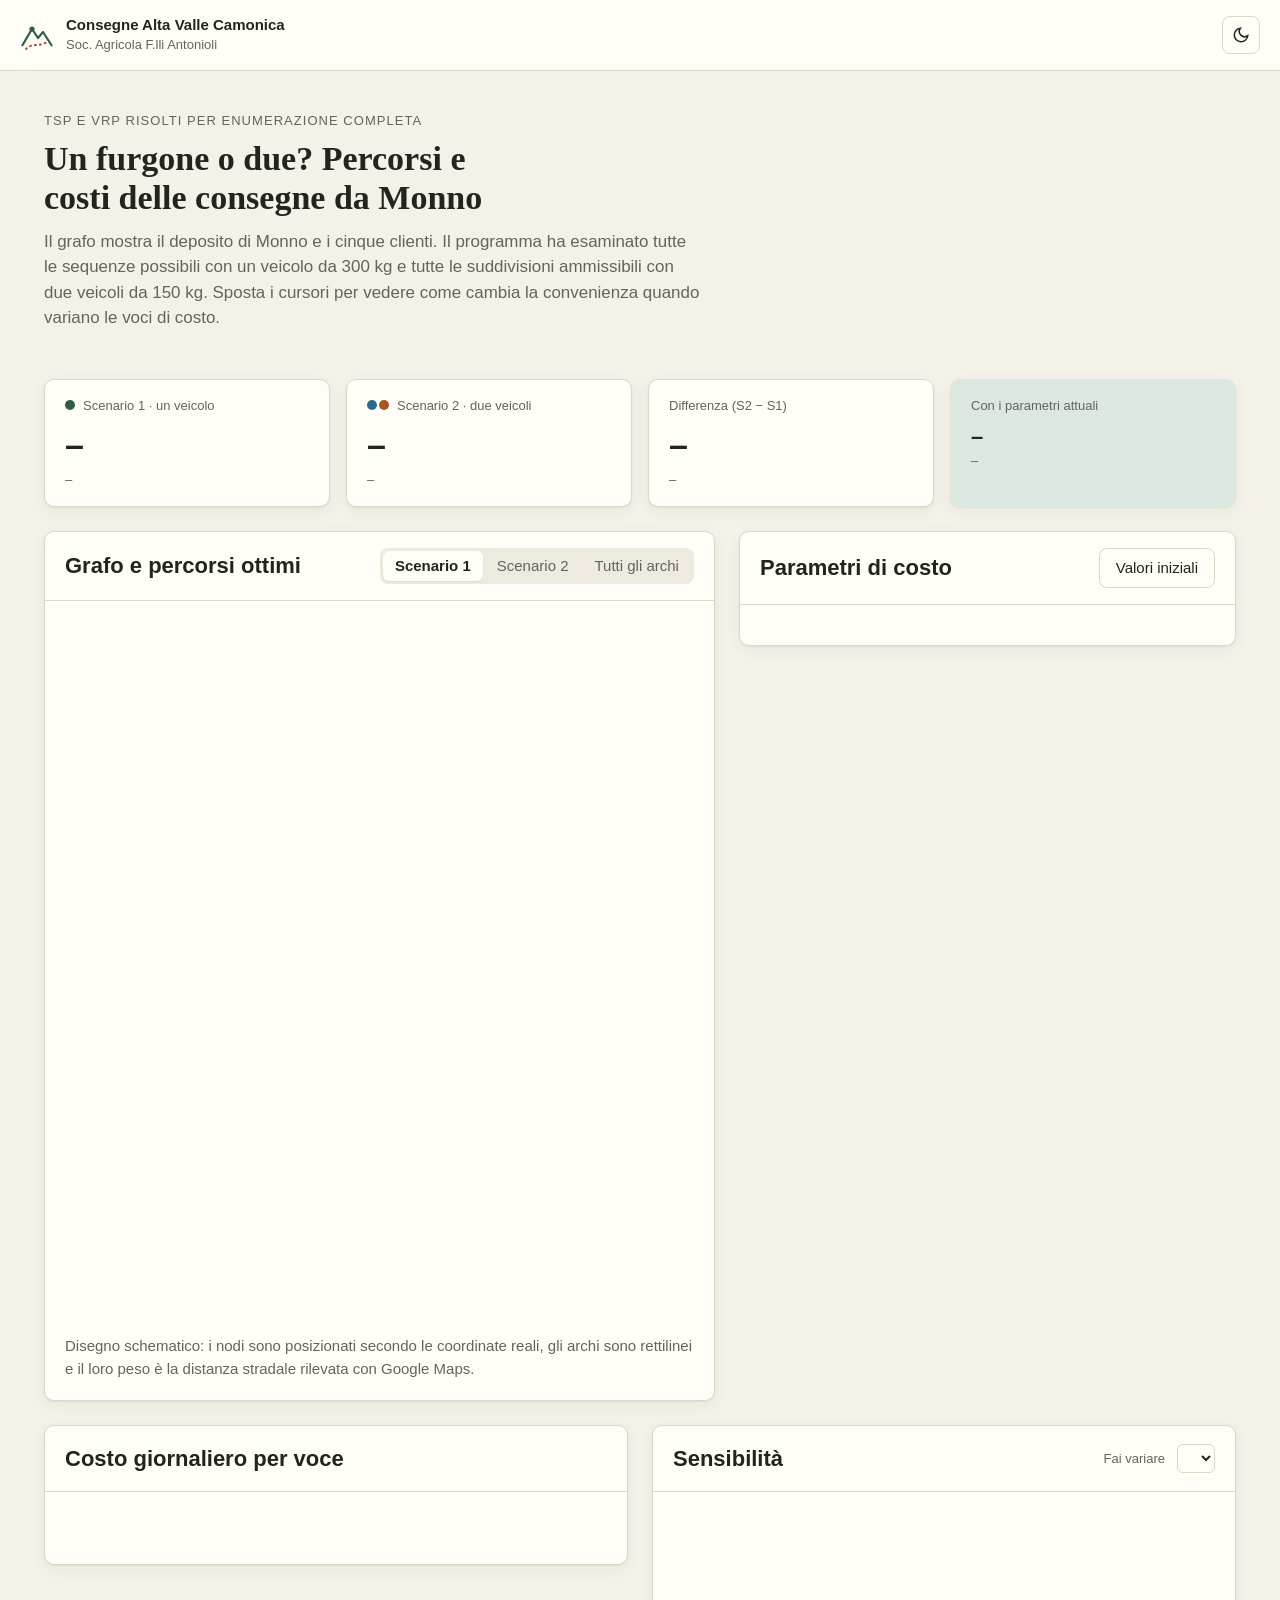
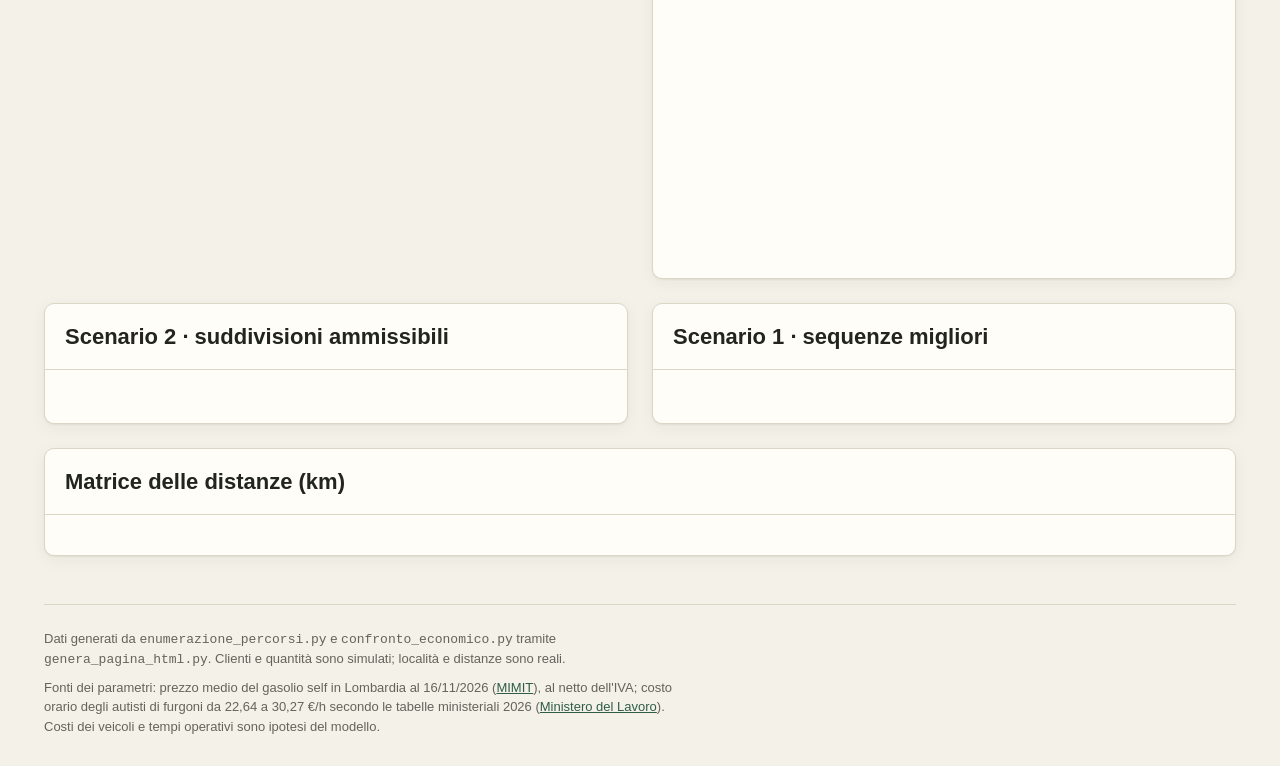
<file: template_pagina.html>
<!doctype html>
<!--
  Modello della pagina dei risultati. Da solo non mostra numeri:
  va completato con "python3 genera_pagina_html.py", che aggiunge i dati
  e crea il file finale pagina/index.html.
-->
<html lang="it">
  <head>
    <meta charset="utf-8" />
    <meta name="viewport" content="width=device-width, initial-scale=1" />
    <title>Consegne in Alta Valle Camonica – Confronto tra scenari</title>
    <meta
      name="description"
      content="Percorsi di consegna della Società Agricola F.lli Antonioli e confronto economico tra uno e due veicoli."
    />
    <link
      rel="icon"
      href="data:image/svg+xml,%3Csvg xmlns='http://www.w3.org/2000/svg' viewBox='0 0 32 32'%3E%3Cpath d='M3 26 L12 10 L17 18 L21 13 L29 26 Z' fill='%232F5D46'/%3E%3Ccircle cx='12' cy='10' r='3' fill='%23B5652A'/%3E%3C/svg%3E"
    />
    <link rel="stylesheet" href="css/tema.css" />
    <link rel="stylesheet" href="css/layout.css" />
    <link rel="stylesheet" href="css/componenti.css" />
    <link rel="stylesheet" href="css/responsive.css" />
  </head>
  <body>
    <header class="top">
      <div class="wrap top-inner">
        <div class="brand">
          <svg
            width="34"
            height="34"
            viewBox="0 0 34 34"
            fill="none"
            aria-label="Logo: montagne e percorso di consegna"
            role="img"
          >
            <path
              d="M2 28 L12 11 L18 20 L23 14 L32 28"
              stroke="currentColor"
              stroke-width="2.2"
              stroke-linejoin="round"
            />
            <path
              d="M6 31 C 12 24, 20 30, 28 23"
              stroke="var(--v2)"
              stroke-width="2"
              stroke-linecap="round"
              stroke-dasharray="1 4"
            />
            <circle cx="12" cy="11" r="2.6" fill="currentColor" />
          </svg>
          <div class="brand-text">
            <strong>Consegne Alta Valle Camonica</strong>
            <span>Soc. Agricola F.lli Antonioli</span>
          </div>
        </div>
        <div class="spacer"></div>
        <button
          class="icon-btn"
          id="theme"
          aria-label="Cambia tema chiaro/scuro"
          title="Cambia tema"
        >
          <svg
            width="18"
            height="18"
            viewBox="0 0 24 24"
            fill="none"
            stroke="currentColor"
            stroke-width="2"
            stroke-linecap="round"
          >
            <path d="M21 12.8A9 9 0 1 1 11.2 3a7 7 0 0 0 9.8 9.8z" />
          </svg>
        </button>
      </div>
    </header>

    <main class="wrap">
      <div class="intro">
        <p class="eyebrow">TSP e VRP risolti per enumerazione completa</p>
        <h1>Un furgone o due? Percorsi e costi delle consegne da Monno</h1>
        <p class="lead">
          Il grafo mostra il deposito di Monno e i cinque clienti. Il programma
          ha esaminato tutte le sequenze possibili con un veicolo da 300 kg e
          tutte le suddivisioni ammissibili con due veicoli da 150 kg. Sposta i
          cursori per vedere come cambia la convenienza quando variano le voci
          di costo.
        </p>
      </div>

      <div class="kpis" aria-live="polite">
        <div class="kpi">
          <div class="kpi-label">
            <span class="dot" style="background: var(--accent)"></span>Scenario
            1 · un veicolo
          </div>
          <div class="kpi-value" id="k-s1">–</div>
          <div class="kpi-sub" id="k-s1-sub">–</div>
        </div>
        <div class="kpi">
          <div class="kpi-label">
            <span class="dot" style="background: var(--v1)"></span
            ><span
              class="dot"
              style="background: var(--v2); margin-left: -6px"
            ></span
            >Scenario 2 · due veicoli
          </div>
          <div class="kpi-value" id="k-s2">–</div>
          <div class="kpi-sub" id="k-s2-sub">–</div>
        </div>
        <div class="kpi">
          <div class="kpi-label">Differenza (S2 − S1)</div>
          <div class="kpi-value" id="k-diff">–</div>
          <div class="kpi-sub" id="k-diff-sub">–</div>
        </div>
        <div class="kpi verdict">
          <div class="kpi-label">Con i parametri attuali</div>
          <div class="kpi-value" id="k-verdict">–</div>
          <div class="kpi-sub" id="k-verdict-sub">–</div>
        </div>
      </div>

      <div class="grid-main">
        <div class="card">
          <div class="card-head">
            <h2>Grafo e percorsi ottimi</h2>
            <div class="spacer"></div>
            <div class="seg" role="group" aria-label="Scenario da mostrare">
              <button data-view="s1" aria-pressed="true">Scenario 1</button>
              <button data-view="s2" aria-pressed="false">Scenario 2</button>
              <button data-view="all" aria-pressed="false">
                Tutti gli archi
              </button>
            </div>
          </div>
          <div class="card-body">
            <div class="graph-wrap">
              <svg
                class="graph"
                id="graph"
                viewBox="0 0 560 600"
                role="img"
                aria-label="Grafo del deposito e dei clienti con i percorsi ottimi"
              ></svg>
            </div>
            <div class="legend" id="legend"></div>
            <div class="routes" id="routes"></div>
            <p class="note">
              Disegno schematico: i nodi sono posizionati secondo le coordinate
              reali, gli archi sono rettilinei e il loro peso è la distanza
              stradale rilevata con Google Maps.
            </p>
          </div>
        </div>

        <div class="card">
          <div class="card-head">
            <h2>Parametri di costo</h2>
            <div class="spacer"></div>
            <button class="btn" id="reset">Valori iniziali</button>
          </div>
          <div class="card-body controls" id="controls"></div>
        </div>
      </div>

      <section class="block two">
        <div class="card">
          <div class="card-head"><h2>Costo giornaliero per voce</h2></div>
          <div class="card-body">
            <div class="table-scroll"><table id="cost-table"></table></div>
            <div class="bars" id="bars"></div>
            <div class="bar-legend" id="bar-legend"></div>
          </div>
        </div>
        <div class="card">
          <div class="card-head">
            <h2>Sensibilità</h2>
            <div class="spacer"></div>
            <label class="hint" for="sens-var">Fai variare</label>
            <select id="sens-var"></select>
          </div>
          <div class="card-body">
            <svg
              class="chart"
              id="chart"
              viewBox="0 0 520 320"
              role="img"
              aria-label="Costo dei due scenari al variare del parametro scelto"
            ></svg>
            <p class="note" id="sens-note"></p>
          </div>
        </div>
      </section>

      <section class="block two">
        <div class="card">
          <div class="card-head">
            <h2>Scenario 2 · suddivisioni ammissibili</h2>
          </div>
          <div class="card-body">
            <p class="hint" id="s2-summary"></p>
            <div class="table-scroll"><table id="s2-table"></table></div>
          </div>
        </div>
        <div class="card">
          <div class="card-head"><h2>Scenario 1 · sequenze migliori</h2></div>
          <div class="card-body">
            <p class="hint" id="s1-summary"></p>
            <div class="table-scroll"><table id="s1-table"></table></div>
          </div>
        </div>
      </section>

      <section class="block">
        <div class="card">
          <div class="card-head"><h2>Matrice delle distanze (km)</h2></div>
          <div class="card-body">
            <div class="table-scroll"><table id="matrix"></table></div>
          </div>
        </div>
      </section>

      <footer>
        <p>
          Dati generati da <code>enumerazione_percorsi.py</code> e
          <code>confronto_economico.py</code> tramite
          <code>genera_pagina_html.py</code>. Clienti e quantità sono simulati;
          località e distanze sono reali.
        </p>
        <p>
          Fonti dei parametri: prezzo medio del gasolio self in Lombardia al
          16/11/2026 (<a
            href="https://www.mimit.gov.it/it/prezzo-medio-carburanti/regioni"
            target="_blank"
            rel="noopener"
            >MIMIT</a
          >), al netto dell'IVA; costo orario degli autisti di furgoni da 22,64
          a 30,27 €/h secondo le tabelle ministeriali 2026 (<a
            href="https://www.lavoro.gov.it/temi-e-priorita/rapporti-di-lavoro-e-relazioni-industriali/focus/settore-della-logistica-trasporto-merci-spedizione"
            target="_blank"
            rel="noopener"
            >Ministero del Lavoro</a
          >). Costi dei veicoli e tempi operativi sono ipotesi del modello.
        </p>
      </footer>
    </main>

    <!-- Nella riga qui sotto genera_pagina_html.py scrive i risultati dei calcoli -->
    <script>
      const DATI = /*__DATI__*/ null;
    </script>
    <script src="js/utilita.js"></script>
    <script src="js/parametri.js"></script>
    <script src="js/modello.js"></script>
    <script src="js/controlli.js"></script>
    <script src="js/grafo.js"></script>
    <script src="js/costi.js"></script>
    <script src="js/sensibilita.js"></script>
    <script src="js/tabelle.js"></script>
    <script src="js/main.js"></script>
  </body>
</html>
</file>
<file: css/tema.css>
/* I colori della pagina (versione chiara e versione scura), i caratteri
   e le distanze tra gli elementi. Gli altri file CSS usano questi nomi,
   ad esempio var(--accent), così basta cambiare un colore qui. */

:root,
[data-theme="light"] {
  --bg: #f4f1e9;
  --surface: #fffdf7;
  --surface-2: #eeeadf;
  --border: #dcd6c6;
  --text: #22241e;
  --muted: #64645a;
  --faint: #9a9888;
  --accent: #2f5d46;
  --accent-soft: #dce7df;
  --v1: #2c6a8c;
  --v2: #a9561f;
  --edge: #c9c3b2;
  --good: #2f5d46;
  --warn: #a9561f;
  --shadow:
    0 1px 2px rgba(40, 36, 20, 0.06), 0 4px 16px rgba(40, 36, 20, 0.05);
}
[data-theme="dark"] {
  --bg: #14160f;
  --surface: #1c1f17;
  --surface-2: #252920;
  --border: #353a2e;
  --text: #eceadf;
  --muted: #a6a496;
  --faint: #737265;
  --accent: #8cc3a3;
  --accent-soft: #263a2e;
  --v1: #74b4d6;
  --v2: #e3995f;
  --edge: #3e4436;
  --good: #8cc3a3;
  --warn: #e3995f;
  --shadow: 0 1px 2px rgba(0, 0, 0, 0.3), 0 4px 16px rgba(0, 0, 0, 0.25);
}
@media (prefers-color-scheme: dark) {
  :root:not([data-theme="light"]) {
    --bg: #14160f;
    --surface: #1c1f17;
    --surface-2: #252920;
    --border: #353a2e;
    --text: #eceadf;
    --muted: #a6a496;
    --faint: #737265;
    --accent: #8cc3a3;
    --accent-soft: #263a2e;
    --v1: #74b4d6;
    --v2: #e3995f;
    --edge: #3e4436;
    --good: #8cc3a3;
    --warn: #e3995f;
    --shadow:
      0 1px 2px rgba(0, 0, 0, 0.3), 0 4px 16px rgba(0, 0, 0, 0.25);
  }
}
:root {
  --text-xs: clamp(0.75rem, 0.7rem + 0.25vw, 0.8125rem);
  --text-sm: clamp(0.8125rem, 0.78rem + 0.2vw, 0.9375rem);
  --text-base: clamp(0.9375rem, 0.9rem + 0.2vw, 1.0625rem);
  --text-lg: clamp(1.125rem, 1rem + 0.5vw, 1.375rem);
  --text-xl: clamp(1.5rem, 1.2rem + 1.2vw, 2.125rem);
  --space-1: 0.25rem;
  --space-2: 0.5rem;
  --space-3: 0.75rem;
  --space-4: 1rem;
  --space-5: 1.25rem;
  --space-6: 1.5rem;
  --space-8: 2rem;
  --space-10: 2.5rem;
  --space-12: 3rem;
  --radius: 10px;
  --font-sans:
    -apple-system, BlinkMacSystemFont, "Segoe UI", "Helvetica Neue",
    Arial, sans-serif;
  --font-serif:
    "Iowan Old Style", "Palatino Linotype", Palatino, Georgia, serif;
  --font-mono: ui-monospace, "SF Mono", Menlo, Consolas, monospace;
}
</file>
<file: css/layout.css>
/* La struttura della pagina: barra in alto, disposizione dei riquadri
   sullo schermo, aspetto dei riquadri e note in fondo. */

* {
  box-sizing: border-box;
}
html {
  -webkit-text-size-adjust: 100%;
}
body {
  margin: 0;
  background: var(--bg);
  color: var(--text);
  font-family: var(--font-sans);
  font-size: var(--text-base);
  line-height: 1.5;
  font-variant-numeric: tabular-nums;
}
.wrap {
  max-width: 1240px;
  margin: 0 auto;
  padding: 0 var(--space-6);
}
header.top {
  border-bottom: 1px solid var(--border);
  background: var(--surface);
}
.top-inner {
  display: flex;
  align-items: center;
  gap: var(--space-4);
  padding: var(--space-4) 0;
}
.brand {
  display: flex;
  align-items: center;
  gap: var(--space-3);
  color: var(--accent);
}
.brand-text {
  color: var(--text);
  line-height: 1.2;
}
.brand-text strong {
  display: block;
  font-size: var(--text-sm);
}
.brand-text span {
  font-size: var(--text-xs);
  color: var(--muted);
}
.spacer {
  flex: 1;
}
.icon-btn {
  border: 1px solid var(--border);
  background: var(--surface);
  color: var(--text);
  width: 38px;
  height: 38px;
  border-radius: 8px;
  display: grid;
  place-items: center;
  cursor: pointer;
}
.icon-btn:hover {
  background: var(--surface-2);
}
.icon-btn:focus-visible,
button:focus-visible,
input:focus-visible,
select:focus-visible {
  outline: 2px solid var(--accent);
  outline-offset: 2px;
}

.intro {
  padding: var(--space-10) 0 var(--space-6);
}
.eyebrow {
  font-size: var(--text-xs);
  letter-spacing: 0.08em;
  text-transform: uppercase;
  color: var(--muted);
  margin: 0 0 var(--space-2);
}
h1 {
  font-family: var(--font-serif);
  font-size: var(--text-xl);
  font-weight: 600;
  line-height: 1.15;
  margin: 0 0 var(--space-3);
  max-width: 28ch;
}
.lead {
  color: var(--muted);
  max-width: 70ch;
  margin: 0;
}

.grid-main {
  display: grid;
  grid-template-columns: minmax(0, 1.35fr) minmax(320px, 1fr);
  gap: var(--space-6);
  align-items: start;
}
.card {
  background: var(--surface);
  border: 1px solid var(--border);
  border-radius: var(--radius);
  box-shadow: var(--shadow);
}
.card-head {
  display: flex;
  align-items: center;
  gap: var(--space-3);
  flex-wrap: wrap;
  padding: var(--space-4) var(--space-5);
  border-bottom: 1px solid var(--border);
}
.card-head h2 {
  font-size: var(--text-lg);
  font-weight: 650;
  margin: 0;
}
.card-body {
  padding: var(--space-5);
}
.hint {
  font-size: var(--text-xs);
  color: var(--muted);
}

section.block {
  margin-top: var(--space-6);
}
.two {
  display: grid;
  grid-template-columns: 1fr 1fr;
  gap: var(--space-6);
  align-items: start;
}

select {
  font: inherit;
  font-size: var(--text-sm);
  padding: var(--space-1) var(--space-2);
  border-radius: 6px;
  border: 1px solid var(--border);
  background: var(--surface);
  color: var(--text);
}
.note {
  font-size: var(--text-sm);
  color: var(--muted);
  margin: var(--space-3) 0 0;
}

footer {
  margin: var(--space-12) 0 var(--space-8);
  padding-top: var(--space-6);
  border-top: 1px solid var(--border);
  font-size: var(--text-xs);
  color: var(--muted);
}
footer p {
  margin: 0 0 var(--space-2);
  max-width: 90ch;
}
footer a {
  color: var(--accent);
}
</file>
<file: css/componenti.css>
/* L'aspetto dei singoli elementi: i quattro riquadri in cima, il disegno
   con i giri, i cursori, le tabelle, le barre dei costi e il grafico. */

.kpis {
  display: grid;
  grid-template-columns: repeat(4, 1fr);
  gap: var(--space-4);
  margin: var(--space-6) 0;
}
.kpi {
  background: var(--surface);
  border: 1px solid var(--border);
  border-radius: var(--radius);
  padding: var(--space-4) var(--space-5);
  box-shadow: var(--shadow);
}
.kpi-label {
  font-size: var(--text-xs);
  color: var(--muted);
  display: flex;
  align-items: center;
  gap: var(--space-2);
}
.kpi-value {
  font-size: var(--text-xl);
  font-weight: 650;
  margin-top: var(--space-1);
  letter-spacing: -0.01em;
}
.kpi-sub {
  font-size: var(--text-xs);
  color: var(--muted);
}
.kpi.verdict {
  background: var(--accent-soft);
  border-color: transparent;
}
.kpi.verdict .kpi-value {
  font-size: var(--text-lg);
  line-height: 1.25;
  margin-top: var(--space-2);
}
.dot {
  width: 10px;
  height: 10px;
  border-radius: 50%;
  display: inline-block;
  flex: none;
}

.seg {
  display: inline-flex;
  background: var(--surface-2);
  border-radius: 8px;
  padding: 3px;
  gap: 2px;
}
.seg button {
  border: 0;
  background: transparent;
  color: var(--muted);
  font: inherit;
  font-size: var(--text-sm);
  padding: var(--space-1) var(--space-3);
  border-radius: 6px;
  cursor: pointer;
  white-space: nowrap;
}
.seg button[aria-pressed="true"] {
  background: var(--surface);
  color: var(--text);
  box-shadow: 0 1px 2px rgba(0, 0, 0, 0.08);
  font-weight: 600;
}

.graph-wrap {
  position: relative;
}
svg.graph {
  width: 100%;
  height: auto;
  display: block;
}
.graph .edge {
  stroke: var(--edge);
  stroke-width: 1.2;
}
.graph .edge-label {
  font-size: 11px;
  fill: var(--faint);
  paint-order: stroke;
  stroke: var(--surface);
  stroke-width: 4px;
}
.graph .route {
  fill: none;
  stroke-width: 3.5;
  stroke-linecap: round;
  stroke-linejoin: round;
}
.graph .node-circle {
  fill: var(--surface);
  stroke: var(--text);
  stroke-width: 1.5;
}
.graph .node-depot {
  fill: var(--accent);
  stroke: var(--accent);
}
.graph .node-name {
  font-size: 13px;
  font-weight: 600;
  fill: var(--text);
  paint-order: stroke;
  stroke: var(--surface);
  stroke-width: 4px;
}
.graph .node-kg {
  font-size: 11px;
  fill: var(--muted);
  paint-order: stroke;
  stroke: var(--surface);
  stroke-width: 4px;
}
.graph .step {
  font-size: 10px;
  font-weight: 700;
  fill: #fff;
}
.legend {
  display: flex;
  flex-wrap: wrap;
  gap: var(--space-4);
  margin-top: var(--space-3);
  font-size: var(--text-xs);
  color: var(--muted);
}
.legend span {
  display: inline-flex;
  align-items: center;
  gap: var(--space-2);
}
.legend i {
  width: 18px;
  height: 3px;
  border-radius: 2px;
  display: inline-block;
}

.routes {
  display: grid;
  gap: var(--space-3);
  margin-top: var(--space-4);
}
.route-card {
  border: 1px solid var(--border);
  border-left-width: 4px;
  border-radius: 8px;
  padding: var(--space-3) var(--space-4);
}
.route-card .r-title {
  font-size: var(--text-sm);
  font-weight: 650;
  display: flex;
  justify-content: space-between;
  gap: var(--space-3);
}
.route-card .r-path {
  font-size: var(--text-sm);
  color: var(--muted);
  margin-top: 2px;
}

.controls {
  display: grid;
  gap: var(--space-5);
}
.group-title {
  font-size: var(--text-xs);
  text-transform: uppercase;
  letter-spacing: 0.08em;
  color: var(--muted);
  margin: 0 0 var(--space-3);
  font-weight: 600;
}
.ctrl {
  display: grid;
  grid-template-columns: 1fr auto;
  gap: var(--space-1) var(--space-3);
  align-items: center;
  margin-bottom: var(--space-3);
}
.ctrl label {
  font-size: var(--text-sm);
}
.ctrl output {
  font-size: var(--text-sm);
  font-weight: 650;
  font-family: var(--font-mono);
}
.ctrl input[type="range"] {
  grid-column: 1 / -1;
  width: 100%;
  accent-color: var(--accent);
  margin: 0;
}
.ctrl .src {
  grid-column: 1 / -1;
  font-size: var(--text-xs);
  color: var(--faint);
  margin-top: -2px;
}
.btn {
  border: 1px solid var(--border);
  background: var(--surface);
  color: var(--text);
  font: inherit;
  font-size: var(--text-sm);
  padding: var(--space-2) var(--space-4);
  border-radius: 8px;
  cursor: pointer;
}
.btn:hover {
  background: var(--surface-2);
}

table {
  width: 100%;
  border-collapse: collapse;
  font-size: var(--text-sm);
}
th,
td {
  text-align: left;
  padding: var(--space-2) var(--space-3);
  border-bottom: 1px solid var(--border);
  vertical-align: top;
}
th {
  font-size: var(--text-xs);
  color: var(--muted);
  font-weight: 600;
  text-transform: uppercase;
  letter-spacing: 0.05em;
}
td.num,
th.num {
  text-align: right;
  white-space: nowrap;
}
tr.total td {
  font-weight: 700;
  border-bottom: 0;
  border-top: 2px solid var(--text);
}
tr.best td {
  background: var(--accent-soft);
}
.pos {
  color: var(--warn);
}
.neg {
  color: var(--good);
}
.table-scroll {
  overflow-x: auto;
}

.bars {
  display: grid;
  gap: var(--space-4);
  margin-top: var(--space-5);
}
.bar-row .bar-label {
  display: flex;
  justify-content: space-between;
  font-size: var(--text-sm);
  margin-bottom: var(--space-1);
}
.bar {
  display: flex;
  height: 22px;
  border-radius: 5px;
  overflow: hidden;
  background: var(--surface-2);
}
.bar div {
  height: 100%;
  transition: width 0.35s ease;
}
.bar-legend {
  display: flex;
  flex-wrap: wrap;
  gap: var(--space-3);
  font-size: var(--text-xs);
  color: var(--muted);
  margin-top: var(--space-3);
}
.bar-legend span {
  display: inline-flex;
  align-items: center;
  gap: var(--space-1);
}
.bar-legend i {
  width: 10px;
  height: 10px;
  border-radius: 2px;
  display: inline-block;
}

svg.chart {
  width: 100%;
  height: auto;
  display: block;
}
.chart .axis line,
.chart .axis path {
  stroke: var(--border);
}
.chart text {
  font-size: 11px;
  fill: var(--muted);
}
.chart .grid {
  stroke: var(--border);
  stroke-dasharray: 2 3;
}
</file>
<file: css/responsive.css>
/* Modifiche per gli schermi piccoli (telefoni e tablet) e per chi ha
   chiesto al computer di ridurre le animazioni. Viene caricato per ultimo,
   così queste regole prevalgono sulle altre. */

@media (max-width: 980px) {
  .grid-main,
  .two {
    grid-template-columns: 1fr;
  }
  .kpis {
    grid-template-columns: 1fr 1fr;
  }
}
@media (max-width: 520px) {
  .wrap {
    padding: 0 var(--space-4);
  }
  .kpis {
    grid-template-columns: 1fr;
  }
  .card-body {
    padding: var(--space-4);
  }
}
@media (prefers-reduced-motion: reduce) {
  .bar div {
    transition: none;
  }
}
</file>
